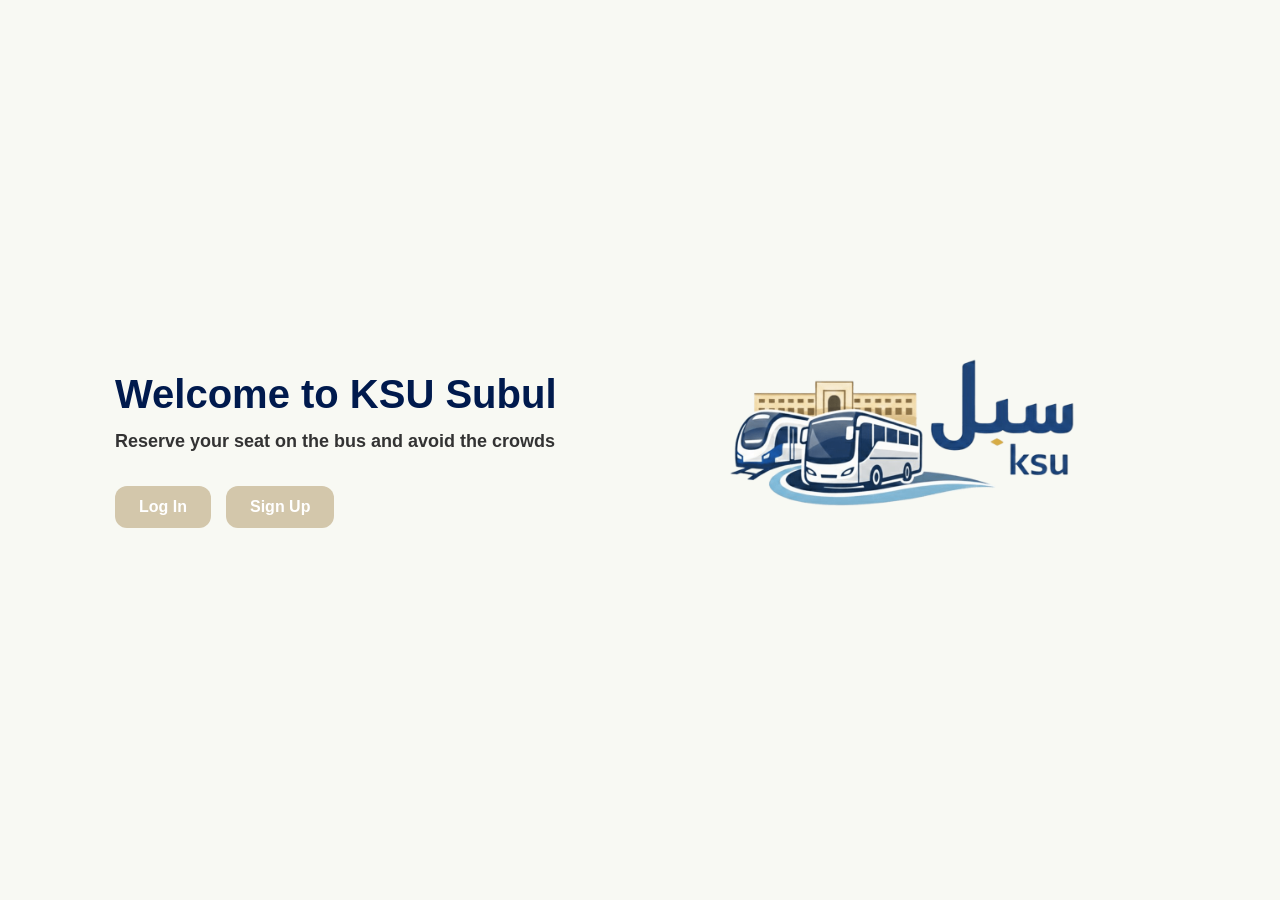
<file: softwereProjectMetroApp/index.html>
<!DOCTYPE html>
<html lang="en" dir="ltr">
<head>
    <meta charset="UTF-8">
    <meta name="viewport" content="width=device-width, initial-scale=1.0">
    <title>Welcome - KSU Subul</title>
    <link rel="stylesheet" href="style.css">
</head>
<body class="splash-body">

    <div class="splash-container">
        
        <div class="text-area">
            <h1>Welcome to KSU Subul</h1>
            <p>Reserve your seat on the bus and avoid the crowds</p>
            
            <div class="button-group">
                <a href="login.html" class="btn btn-secondary">Log In</a>
                <a href="register.html" class="btn btn-secondary">Sign Up</a>
            </div>
        </div>

        <div class="logo-area">
            <img src="logo.png" alt="KSU Subul Logo" class="splash-logo">
        </div>

    </div>

</body>
</html>
</file>
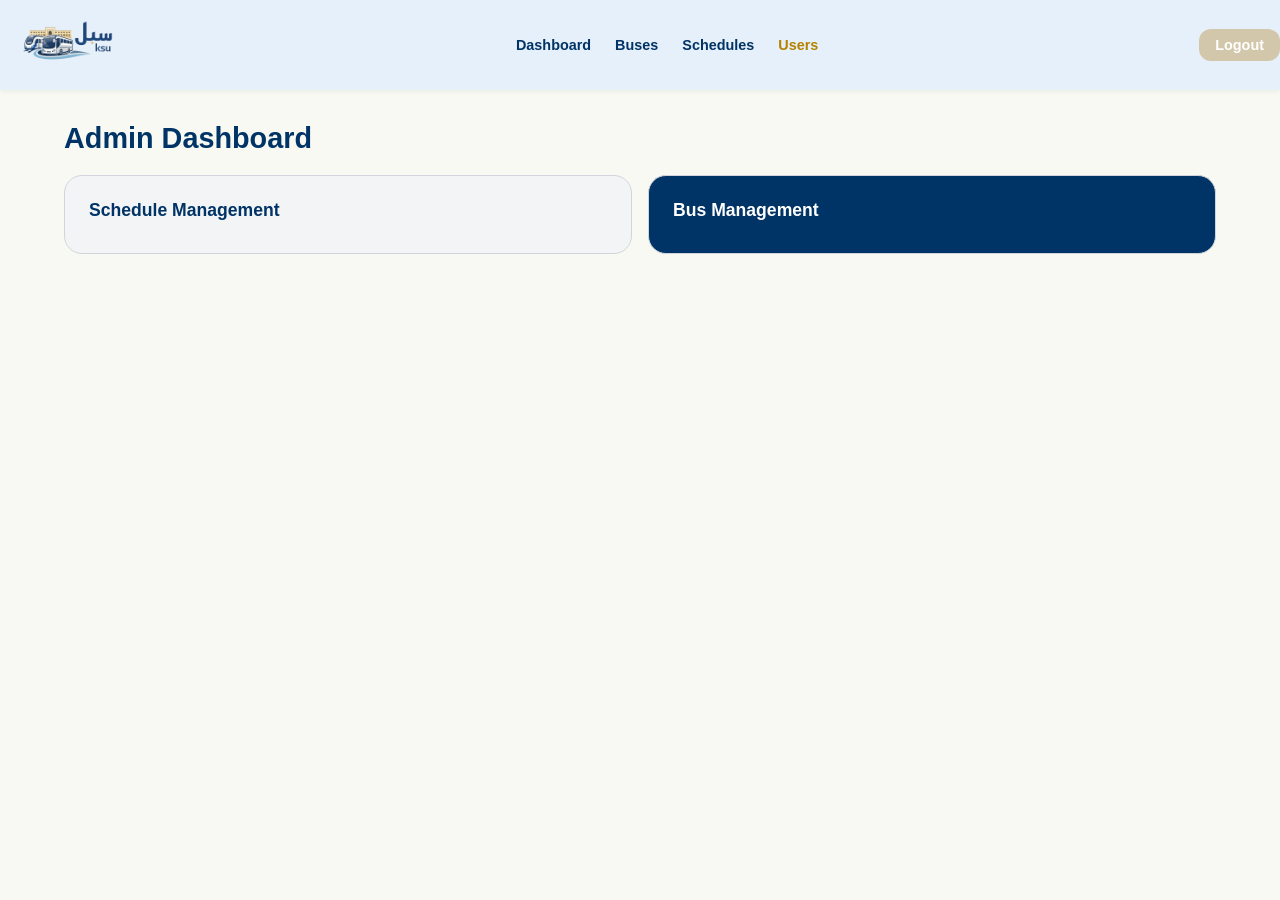
<file: softwereProjectMetroApp/admin.html>
<!DOCTYPE html>
<html lang="en" dir="ltr">
<head>
  <meta charset="UTF-8">
  <meta name="viewport" content="width=device-width, initial-scale=1.0">
  <title>KSU Subul - Admin Dashboard</title>
  <link rel="stylesheet" href="style.css">
  
</head>
<body>

  <header class="navbar">
    <div class="nav-logo-container">
      <a href="admin.html">
        <img src="nav-logo.png" alt="KSU Subul Logo" class="nav-logo-img">
      </a>
    </div>

   
    <nav class="nav-links">
       <a href="admin.html">Dashboard</a>
        <a href="BusManegment.html">Buses</a>
        <a href="Schedule Management.html">Schedules</a>
        <a href="UserMangemnt.html"  class="active">Users</a>
    </nav>

    <div class="logout-container">
   <button id="logoutBtnProfile" class="btn btn-secondary logout-btn">Logout</button>
    </div>
  </header>

  <main class="ad-page">
    <h1 class="ad-title">Admin Dashboard</h1>

    <section class="ad-cards-grid">
  <a href="Schedule Management.html" class="ad-card-link">
    <div class="ad-card">
      <h3>Schedule Management</h3>
     
    </div>
  </a>

  <a href="BusManagement.html" class="ad-card-link">
    <div class="ad-card ad-card-dark">
      <h3>Bus Management</h3>
   
    </div>
  </a>
</section>

   

     <script src="student-home.js"></script>
</body>
</html>
</file>
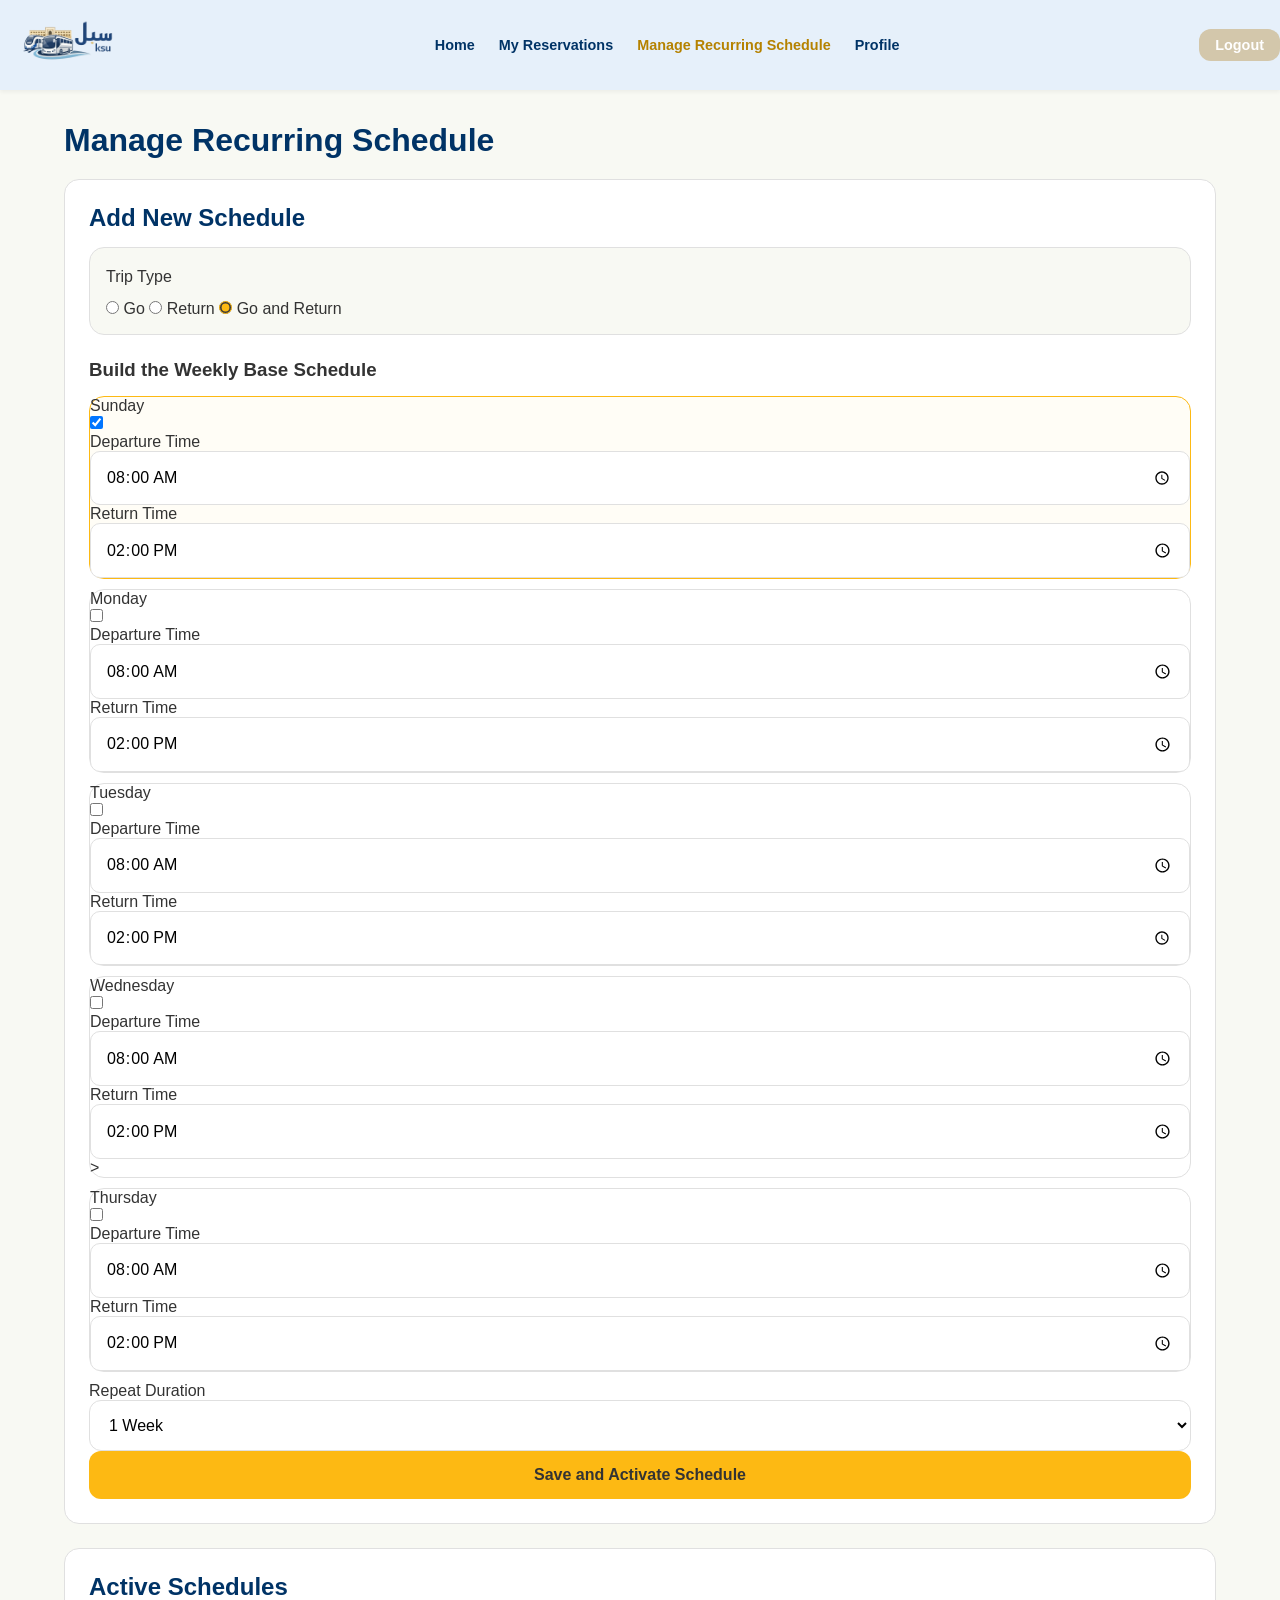
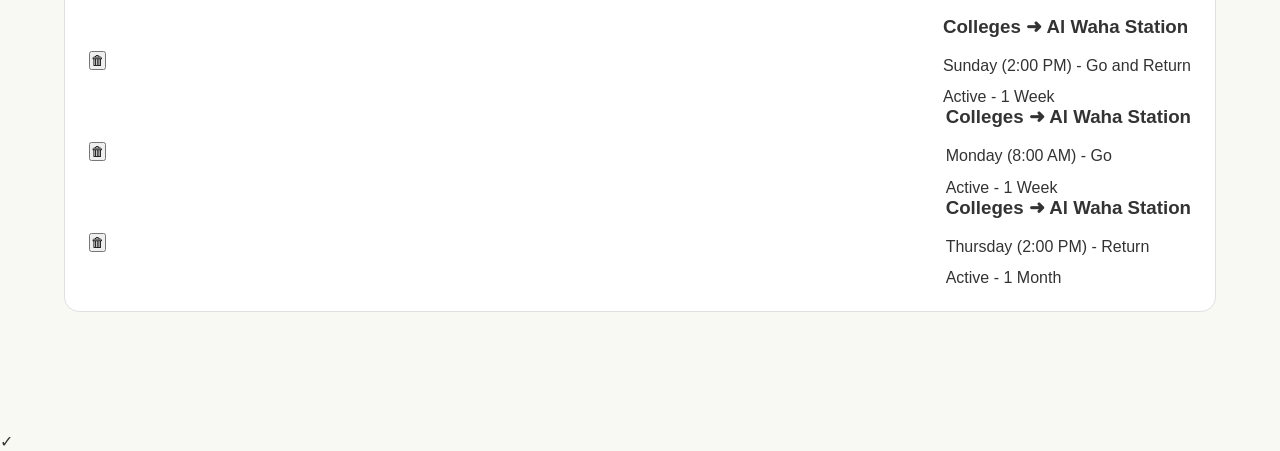
<file: softwereProjectMetroApp/booking.html>
<!DOCTYPE html>
<html lang="en" dir="ltr">
<head>
  <meta charset="UTF-8">
  <meta name="viewport" content="width=device-width, initial-scale=1.0">
  <title>KSU Subul - Manage Recurring Schedule</title>
  <link rel="stylesheet" href="style.css">
</head>
<body>

  <header class="navbar">
    <div class="nav-logo-container">
      <a href="student-home.html">
        <img src="nav-logo.png" alt="KSU Subul Logo" class="nav-logo-img">
      </a>
    </div>

    <nav class="nav-links">
      <a href="student-home.html">Home</a>
      <a href="my_reservations.html">My Reservations</a>
      <a href="booking.html" class="active">Manage Recurring Schedule</a>
      <a href="profile.html">Profile</a>
    </nav>

    <div class="logout-container">
 <button id="logoutBtnProfile" class="btn btn-secondary logout-btn">Logout</button>
    </div>
    
  </header>

  <main class="bk-page">
    <h1 class="bk-title">Manage Recurring Schedule</h1>

    <section class="bk-panel">
      <div class="bk-panel-head">
        <h2>Add New Schedule</h2>
      </div>

      <div class="bk-trip-box">
        <p class="bk-trip-label">Trip Type</p>

        <label class="bk-radio">
          <input type="radio" name="tripType" value="Go">
          <span>Go</span>
        </label>

        <label class="bk-radio">
          <input type="radio" name="tripType" value="Return">
          <span>Return</span>
        </label>

        <label class="bk-radio">
          <input type="radio" name="tripType" value="Go and Return" checked>
          <span>Go and Return</span>
        </label>
      </div>

      <h3 class="bk-subtitle">Build the Weekly Base Schedule</h3>

      <div class="bk-days">

        <div class="bk-day-card bk-active">
          <div class="bk-day-top">
            <div class="bk-day-name">Sunday</div>
            <label class="bk-check-wrap">
              <input type="checkbox" class="bk-day-check" checked>
              <span class="bk-check-box"></span>
            </label>
          </div>

          <div class="bk-day-body">
            <div class="bk-time-grid">
              <div class="bk-time-field">
                <label>Departure Time</label>
                <div class="bk-time-input-wrap">
                  <input type="time" value="08:00" class="bk-go-time">
                
                </div>
              </div>

              <div class="bk-time-field">
                <label>Return Time</label>
                <div class="bk-time-input-wrap">
                  <input type="time" value="14:00" class="bk-return-time">
                 
                </div>
              </div>
            </div>
          </div>
        </div>

        <div class="bk-day-card">
          <div class="bk-day-top">
            <div class="bk-day-name">Monday</div>
            <label class="bk-check-wrap">
              <input type="checkbox" class="bk-day-check">
              <span class="bk-check-box"></span>
            </label>
          </div>

          <div class="bk-day-body">
            <div class="bk-time-grid">
              <div class="bk-time-field">
                <label>Departure Time</label>
                <div class="bk-time-input-wrap">
                  <input type="time" value="08:00" class="bk-go-time">
                
                </div>
              </div>

              <div class="bk-time-field">
                <label>Return Time</label>
                <div class="bk-time-input-wrap">
                  <input type="time" value="14:00" class="bk-return-time">
                
                </div>
              </div>
            </div>
          </div>
        </div>

        <div class="bk-day-card">
          <div class="bk-day-top">
            <div class="bk-day-name">Tuesday</div>
            <label class="bk-check-wrap">
              <input type="checkbox" class="bk-day-check">
              <span class="bk-check-box"></span>
            </label>
          </div>

          <div class="bk-day-body">
            <div class="bk-time-grid">
              <div class="bk-time-field">
                <label>Departure Time</label>
                <div class="bk-time-input-wrap">
                  <input type="time" value="08:00" class="bk-go-time">
               
                </div>
              </div>

              <div class="bk-time-field">
                <label>Return Time</label>
                <div class="bk-time-input-wrap">
                  <input type="time" value="14:00" class="bk-return-time">
                 
                </div>
              </div>
            </div>
          </div>
        </div>

        <div class="bk-day-card">
          <div class="bk-day-top">
            <div class="bk-day-name">Wednesday</div>
            <label class="bk-check-wrap">
              <input type="checkbox" class="bk-day-check">
              <span class="bk-check-box"></span>
            </label>
          </div>

          <div class="bk-day-body">
            <div class="bk-time-grid">
              <div class="bk-time-field">
                <label>Departure Time</label>
                <div class="bk-time-input-wrap">
                  <input type="time" value="08:00" class="bk-go-time">
                 
                </div>
              </div>

              <div class="bk-time-field">
                <label>Return Time</label>
                <div class="bk-time-input-wrap">
                  <input type="time" value="14:00" class="bk-return-time">
                >
                </div>
              </div>
            </div>
          </div>
        </div>

        <div class="bk-day-card">
          <div class="bk-day-top">
            <div class="bk-day-name">Thursday</div>
            <label class="bk-check-wrap">
              <input type="checkbox" class="bk-day-check">
              <span class="bk-check-box"></span>
            </label>
          </div>

          <div class="bk-day-body">
            <div class="bk-time-grid">
              <div class="bk-time-field">
                <label>Departure Time</label>
                <div class="bk-time-input-wrap">
                  <input type="time" value="08:00" class="bk-go-time">
                 
                </div>
              </div>

              <div class="bk-time-field">
                <label>Return Time</label>
                <div class="bk-time-input-wrap">
                  <input type="time" value="14:00" class="bk-return-time">
                 
                </div>
              </div>
            </div>
          </div>
        </div>

      </div>

      <div class="bk-repeat-box">
        <label for="bk-repeat">Repeat Duration</label>
        <select id="bk-repeat">
          <option>1 Week</option>
          <option>1 Month</option>
        </select>
      </div>

      <button class="btn btn-primary bk-save-btn" id="bk-save-btn">Save and Activate Schedule</button>
    </section>

    <section class="bk-active-panel">
      <h2 class="bk-active-title">Active Schedules</h2>

      <div id="bk-active-list">
        <div class="bk-active-card">
          <button class="bk-delete-btn" onclick="bkDeleteSchedule(this)">🗑</button>
          <div class="bk-active-info">
            <h3>Colleges ➜ Al Waha Station</h3>
            <p>Sunday (2:00 PM) - Go and Return</p>
            <span class="bk-status-pill">Active - 1 Week</span>
          </div>
        </div>

        <div class="bk-active-card">
          <button class="bk-delete-btn" onclick="bkDeleteSchedule(this)">🗑</button>
          <div class="bk-active-info">
            <h3>Colleges ➜ Al Waha Station</h3>
            <p>Monday (8:00 AM) - Go</p>
            <span class="bk-status-pill">Active - 1 Week</span>
          </div>
        </div>

        <div class="bk-active-card">
          <button class="bk-delete-btn" onclick="bkDeleteSchedule(this)">🗑</button>
          <div class="bk-active-info">
            <h3>Colleges ➜ Al Waha Station</h3>
            <p>Thursday (2:00 PM) - Return</p>
            <span class="bk-status-pill">Active - 1 Month</span>
          </div>
        </div>
      </div>
    </section>
  </main>

  

  <div class="bk-toast" id="bk-toast">
    <span class="bk-toast-icon">✓</span>
   
  </div>

  <script src="sheet.js"></script>
   <script src="student-home.js"></script>
</body>
</html>
</file>
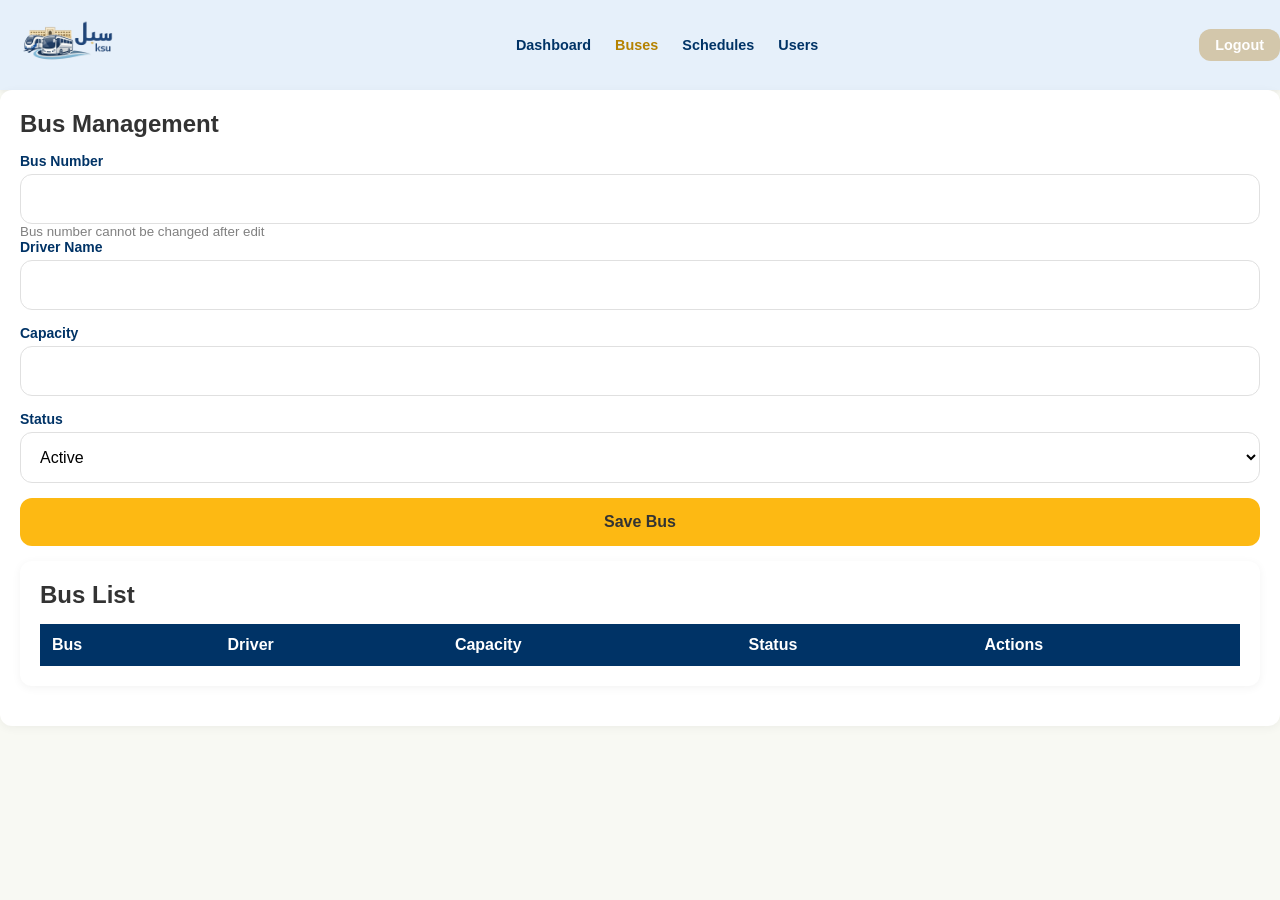
<file: softwereProjectMetroApp/BusManegment.html>
<!DOCTYPE html>
<html>
<head>
<title>Bus Management</title>
<link rel="stylesheet" href="style.css">
<meta name="viewport" content="width=device-width, initial-scale=1.0">
</head>

<body>

<header class="navbar">
    <div class="nav-logo-container">
        <a href="admin-dashboard.html">
            <img src="nav-logo.png" class="nav-logo-img">
        </a>
    </div>

    <nav class="nav-links">
              <a href="admin.html">Dashboard</a>
        <a href="BusManegment.html" class="active">Buses</a>
        <a href="Schedule Management.html">Schedules</a>
        <a href="UserMangemnt.html" >Users</a>
    </nav>

  <div class="logout-container">
        <button class="btn btn-secondary logout-btn">Logout</button>
    </div>
</header>

<div class="admin-container">

<!-- FORM -->
<div class="card">
<h2>Bus Management</h2>

<form id="busForm">

<div class="form-group">
<label>Bus Number</label>
<input type="number" id="busNumber" required>
<small style="color:gray;">Bus number cannot be changed after edit</small
</div>

<div class="form-group">
<label>Driver Name</label>
<input type="text" id="driverName" required>
</div>

<div class="form-group">
<label>Capacity</label>
<input type="number" id="capacity" required>
</div>

<div class="form-group">
<label>Status</label>
<select id="status">
<option value="Active">Active</option>
<option value="Maintenance">Maintenance</option>
<option value="Inactive">Inactive</option>
</select>
</div>

<button class="btn btn-primary">Save Bus</button>

</form>
</div>

<!-- TABLE -->
<div class="card">
<h2>Bus List</h2>

<table class="bus-table">
<thead>
<tr>
<th>Bus</th>
<th>Driver</th>
<th>Capacity</th>
<th>Status</th>
<th>Actions</th>
</tr>
</thead>

<tbody id="busTable"></tbody>
</table>
</div>

</div>

<script>

// ================= DATA =================
let buses = JSON.parse(localStorage.getItem("buses")) || [];
let editId = null;

// ================= SAVE =================
function save(){
    localStorage.setItem("buses", JSON.stringify(buses));
}

// ================= RENDER =================
function renderBuses(){
    const table = document.getElementById("busTable");
    table.innerHTML = "";

    buses.forEach(bus=>{
        table.innerHTML += `
        <tr>
            <td>${bus.number}</td>
            <td>${bus.driver}</td>
            <td>${bus.capacity}</td>
            <td>${bus.status || "Active"}</td>
            <td>
                <button class="btn btn-secondary" onclick="editBus(${bus.id})">Edit</button>
                <button class="btn btn-danger" onclick="toggleStatus(${bus.id})">
                    ${bus.status === "Inactive" ? "Activate" : "Deactivate"}
                </button>
            </td>
        </tr>
        `;
    });
}

// ================= ADD / EDIT =================
document.getElementById("busForm").addEventListener("submit", function(e){
    e.preventDefault();

    const number = document.getElementById("busNumber").value.trim();
    const driver = document.getElementById("driverName").value.trim();
    const capacity = document.getElementById("capacity").value;
    const status = document.getElementById("status").value;

    // numbers only
    if (!/^\d+$/.test(number)) {
        alert("Bus number must be numbers only");
        return;
    }

    // capacity validation
    if (capacity <= 0) {
        alert("Capacity must be greater than 0");
        return;
    }

    // ===== EDIT MODE =====
    if(editId){
        buses = buses.map(b =>
            b.id === editId
            ? { ...b, driver, capacity, status }
            : b
        );
        editId = null;
    }

    // ===== ADD MODE =====
    else{
        // prevent duplicate
        if (buses.some(b => b.number === number)) {
            alert("Bus number already exists!");
            return;
        }

        buses.push({
            id: Date.now(),
            number,
            driver,
            capacity,
            status
        });
		showRSToast("Bus added successfully");
    }

    save();
    renderBuses();
    this.reset();
});

// ================= EDIT =================
function editBus(id){
     const bus = buses.find(b => b.id === id);

    document.getElementById("busNumber").value = bus.number;
    document.getElementById("busNumber").disabled = true; 

    document.getElementById("driverName").value = bus.driver;
    document.getElementById("capacity").value = bus.capacity;
    document.getElementById("status").value = bus.status;

    editId = id;
	
}

// ================= STATUS =================
function toggleStatus(id){
    buses = buses.map(b =>
        b.id === id
        ? { ...b, status: b.status === "Inactive" ? "Active" : "Inactive" }
        : b
    );

    save();
    renderBuses();
	showRSToast("Bus status updated");
}

// ================= INIT =================
renderBuses();

// ================= LOGOUT =================
document.querySelectorAll('.logout-btn').forEach(btn => {
    btn.addEventListener('click', () => {
        alert("Logged out successfully");
        window.location.href = "login.html";
    });
});
function showRSToast(message) {
    const toast = document.getElementById("rs-toast");
    const text = document.getElementById("rs-toast-text");

    text.textContent = message;
    toast.classList.add("show");

    setTimeout(() => {
        toast.classList.remove("show");
    }, 3000);
}
</script>
<div class="rs-toast" id="rs-toast">
  <span class="rs-toast-icon">✓</span>
  <span id="rs-toast-text">Done</span>
</div>
</body>
</html>
</file>
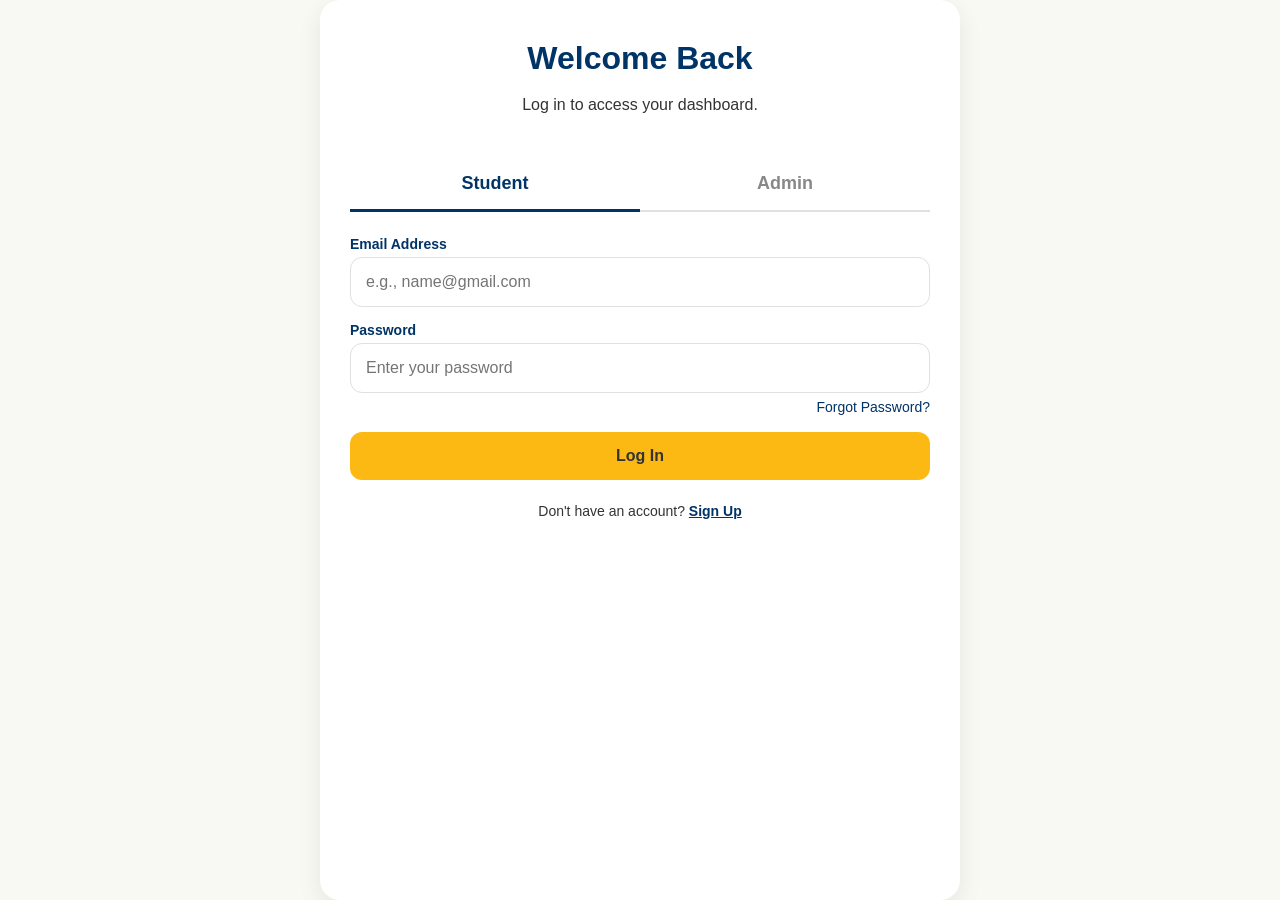
<file: softwereProjectMetroApp/login.html>
<!DOCTYPE html>
<html lang="en" dir="ltr">
<head>
    <meta charset="UTF-8">
    <meta name="viewport" content="width=device-width, initial-scale=1.0">
    <title>Log In - KSU Subul</title>
    <link rel="stylesheet" href="style.css">
    
    <style>
        .tabs-container {
            display: flex;
            margin-bottom: 1.5rem;
            border-bottom: 2px solid var(--border-subtle);
        }
        .tab-btn {
            flex: 1;
            padding: 0.9375rem;
            background: none;
            border: none;
            font-size: 1.125rem;
            font-weight: bold;
            color: #888;
            cursor: pointer;
            border-bottom: 3px solid transparent;
            margin-bottom: -2px; 
            transition: 0.3s;
            font-family: 'Tajawal', sans-serif;
        }
        .tab-btn.active {
            color: var(--primary-blue);
            border-bottom: 3px solid var(--primary-blue);
        }
        .tab-content {
            display: none;
            animation: fadeIn 0.4s ease;
        }
        .tab-content.active {
            display: block;
        }
        @keyframes fadeIn { from { opacity: 0; } to { opacity: 1; } }

    </style>
</head>
<body> 

    <div class="app-container">
        
        <div style="text-align: center; margin-bottom: 1.875rem;">
            <h1 style="color: var(--primary-blue);">Welcome Back</h1>
            <p>Log in to access your dashboard.</p>
        </div>

        <div class="tabs-container">
            <button id="tab-student" class="tab-btn active" onclick="switchTab('student')">Student</button>
            <button id="tab-admin" class="tab-btn" onclick="switchTab('admin')">Admin</button>
        </div>

        <div id="student-section" class="tab-content active">
            <form id="student-login-form">
                <div class="form-group">
                    <label for="student-email">Email Address</label>
                    <input type="email" id="student-email" placeholder="e.g., name@gmail.com" required>
                </div>
                <div class="form-group">
                    <label for="student-password">Password</label>
                    <input type="password" id="student-password" placeholder="Enter your password" required>
                </div>
                
                <div style="text-align: right; margin-bottom: 1rem; margin-top: -10px;">
                    <a href="#" id="forgot-password-link" style="color: var(--primary-blue); font-size: 0.875rem; text-decoration: none;">Forgot Password?</a>
                </div>

                <p id="student-error" class="error-message"></p>
                <button type="submit" class="btn-primary btn">Log In</button>
            </form>
            
            <div style="text-align: center; margin-top: 1.25rem;">
                <p style="font-size: 0.875rem;">Don't have an account? <a href="register.html" style="color: var(--primary-blue); font-weight: bold;">Sign Up</a></p>
            </div>
        </div>

        <div id="admin-section" class="tab-content">
            <form id="admin-login-form">
                <div class="form-group">
                    <label for="admin-email">Admin Email</label>
                    <input type="email" id="admin-email" placeholder="e.g., admin@gmail.com" required>
                </div>
                <div class="form-group">
                    <label for="admin-password">Password</label>
                    <input type="password" id="admin-password" placeholder="Enter admin password" required>
                </div>
                
                <p id="admin-error" class="error-message"></p>
                <button type="submit" id="admin-btn" class="btn-primary btn">Admin Log In</button>
            </form>
        </div>

    </div>

    <div id="forgot-password-modal" class="modal" style="display: none;">
        <div class="modal-content">
            <h3 style="color: var(--primary-blue); margin-bottom: 1rem;">Reset Password</h3>
            <p style="font-size: 0.9rem; color: #555; margin-bottom: 1.5rem;">Enter your email address and we will send you a link to reset your password.</p>
            
            <form id="forgot-password-form">
                <div class="form-group" style="text-align: left;">
                    <input type="email" id="reset-email" placeholder="e.g., name@gmail.com" required style="width: 100%; padding: 0.75rem; border: 1px solid #ccc; border-radius: 4px; box-sizing: border-box;">
                </div>
                <button type="submit" class="btn-primary btn" style="width: 100%; margin-top: 10px;">Send Reset Link</button>
                <button type="button"  id="close-modal-btn" style="margin-top: 1rem; background: none; border: none; color: #888; cursor: pointer; text-decoration: underline; font-size: 0.9rem;">Cancel</button>
            </form>
            
            <p id="reset-message" style="display: none; margin-top: 1rem; font-size: 0.9rem;"></p>
        </div>
    </div>

    <script src="login.js"></script>
</body>
</html>
</file>
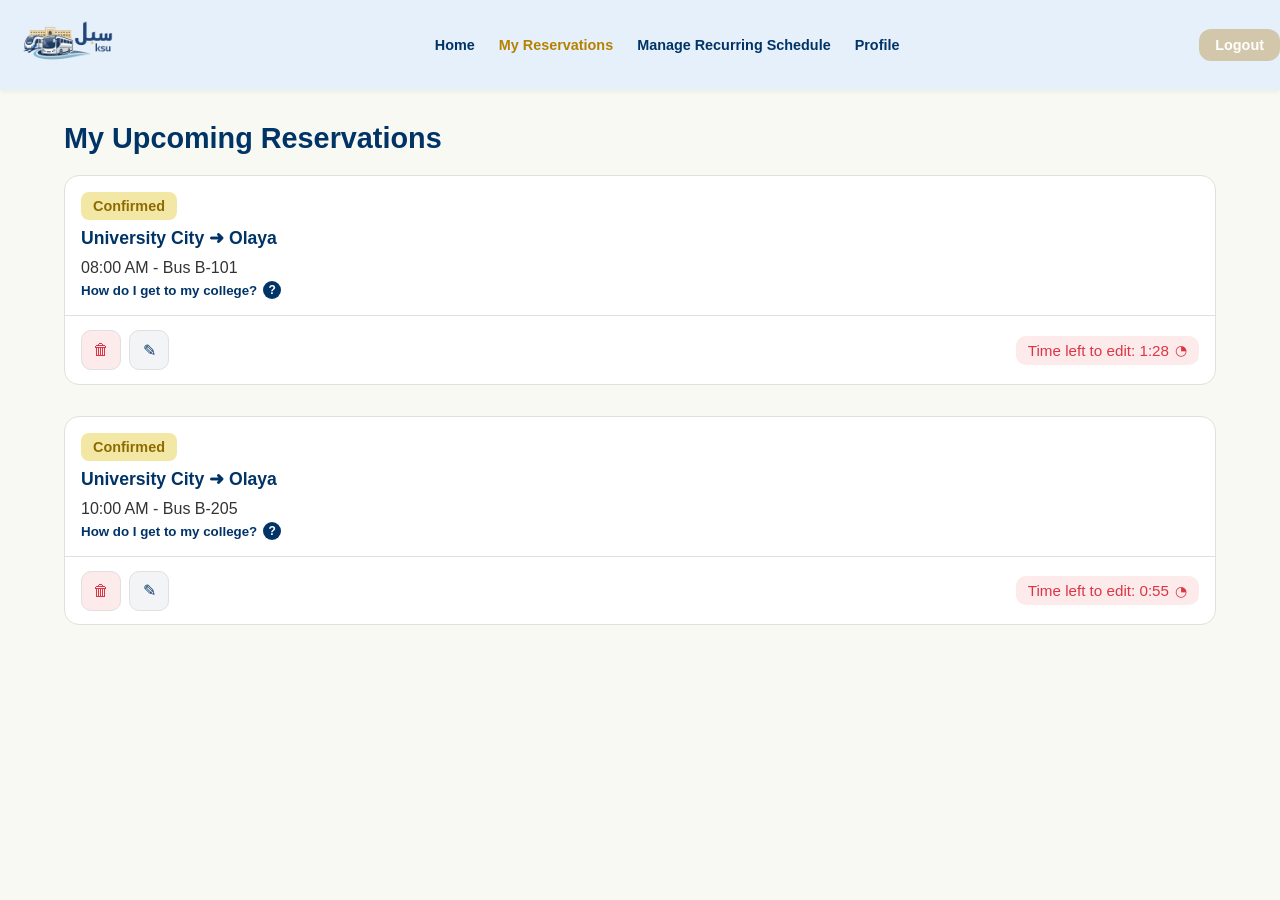
<file: softwereProjectMetroApp/my_reservations.html>
<!DOCTYPE html>
<html lang="en" dir="ltr">
<head>
  <meta charset="UTF-8">
  <meta name="viewport" content="width=device-width, initial-scale=1.0">
  <title>KSU Subul - My Reservations</title>
  <link rel="stylesheet" href="style.css">
</head>
<body>

  <header class="navbar">
    <div class="nav-logo-container">
      <a href="student-home.html">
        <img src="nav-logo.png" alt="KSU Subul Logo" class="nav-logo-img">
      </a>
    </div>

    <nav class="nav-links">
      <a href="student-home.html">Home</a>
      <a href="my_reservations.html" class="active">My Reservations</a>
      <a href="booking.html">Manage Recurring Schedule</a>
      <a href="profile.html">Profile</a>
    </nav>

    <div class="logout-container">
      <button id="logoutBtnProfile" class="btn btn-secondary logout-btn">Logout</button>
    </div>
  </header>

  <main class="rs-page">
    <h1 class="rs-title">My Upcoming Reservations</h1>

    <section class="rs-list-wrap" id="rs-list">

      <div class="rs-card">
  <div class="rs-top-row">
    <span class="rs-badge">Confirmed</span>
  </div>

  <div class="rs-main-row">
    <div class="rs-info">
      <h3>University City ➜ Olaya</h3>
      <p>08:00 AM - Bus B-101</p>

      <div class="rs-help-wrap">
        <button type="button" class="rs-help-btn" onclick="toggleCollegeHelp(this)">
          How do I get to my college? <span class="rs-help-icon">?</span>
        </button>

        <div class="rs-help-box">
          If you are in the humanities colleges, the drop-off point is 509.<br>
          If you are in the science colleges, the drop-off point is 510.
        </div>
      </div>
    </div>
  </div>

  <div class="rs-bottom-row">
    <div class="rs-actions">
      <button type="button" class="rs-btn-icon rs-btn-delete" onclick="openCancelModal(this)">🗑</button>
      <button type="button" class="rs-btn-icon rs-btn-edit" onclick="openEditModal(this)">✎</button>
    </div>

    <div class="rs-edit-time">
      <span class="rs-timer" data-seconds="88">Time left to edit: 1:28</span>
      <span class="rs-mini-clock">◔</span>
    </div>
  </div>
</div>

      <div class="rs-card">
  <div class="rs-top-row">
    <span class="rs-badge">Confirmed</span>
  </div>

  <div class="rs-main-row">
    <div class="rs-info">
      <h3>University City ➜ Olaya</h3>
      <p>10:00 AM - Bus B-205</p>

      <div class="rs-help-wrap">
        <button type="button" class="rs-help-btn" onclick="toggleCollegeHelp(this)">
          How do I get to my college? <span class="rs-help-icon">?</span>
        </button>

        <div class="rs-help-box">
          If you are in the humanities colleges, the drop-off point is 509.<br>
          If you are in the science colleges, the drop-off point is 510.
        </div>
      </div>
    </div>
  </div>

  <div class="rs-bottom-row">
    <div class="rs-actions">
      <button type="button" class="rs-btn-icon rs-btn-delete" onclick="openCancelModal(this)">🗑</button>
      <button type="button" class="rs-btn-icon rs-btn-edit" onclick="openEditModal(this)">✎</button>
    </div>

    <div class="rs-edit-time">
      <span class="rs-timer" data-seconds="55">Time left to edit: 0:55</span>
      <span class="rs-mini-clock">◔</span>
    </div>
  </div>
</div>

    </section>
  </main>

  

  <div class="rs-overlay" id="rs-edit-overlay">
    <div class="rs-modal">
      <div class="rs-modal-head">
        <button type="button" class="rs-close-btn" onclick="closeEditModal()">×</button>
        <h2>Edit Reservation Time</h2>
      </div>

      <div class="rs-modal-body">
        <label class="rs-label" for="rs-time-select">Available Alternative Time:</label>

        <select id="rs-time-select" class="rs-select">
          <option>Next Trip: 02:00 PM</option>
          <option>Evening Trip: 04:00 PM</option>
        </select>

        <button type="button" class="btn btn-primary rs-save-edit-btn" onclick="saveReservationEdit()">Save Changes</button>
      </div>
    </div>
  </div>

  <div class="rs-overlay" id="rs-cancel-overlay">
    <div class="rs-modal rs-modal-small">
      <div class="rs-modal-head">
        <button type="button" class="rs-close-btn" onclick="closeCancelModal()">×</button>
        <h2>Cancel Reservation</h2>
      </div>

      <div class="rs-modal-body">
        <p class="rs-cancel-text">
          Are you sure you want to cancel this reservation? This action cannot be undone.
        </p>

        <div class="rs-cancel-actions">
          <button type="button" class="rs-confirm-cancel-btn" id="rs-confirm-cancel-btn">Yes, Cancel Reservation</button>
          <button type="button" class="rs-back-btn" onclick="closeCancelModal()">Back</button>
        </div>
      </div>
    </div>
  </div>

  <div class="rs-toast" id="rs-toast">
    <span class="rs-toast-icon">✓</span>
    <span id="rs-toast-text">Reservation updated successfully</span>
  </div>

  <script src="sheet.js"></script>
    <script src="student-home.js"></script>
</body>
</html>
</file>
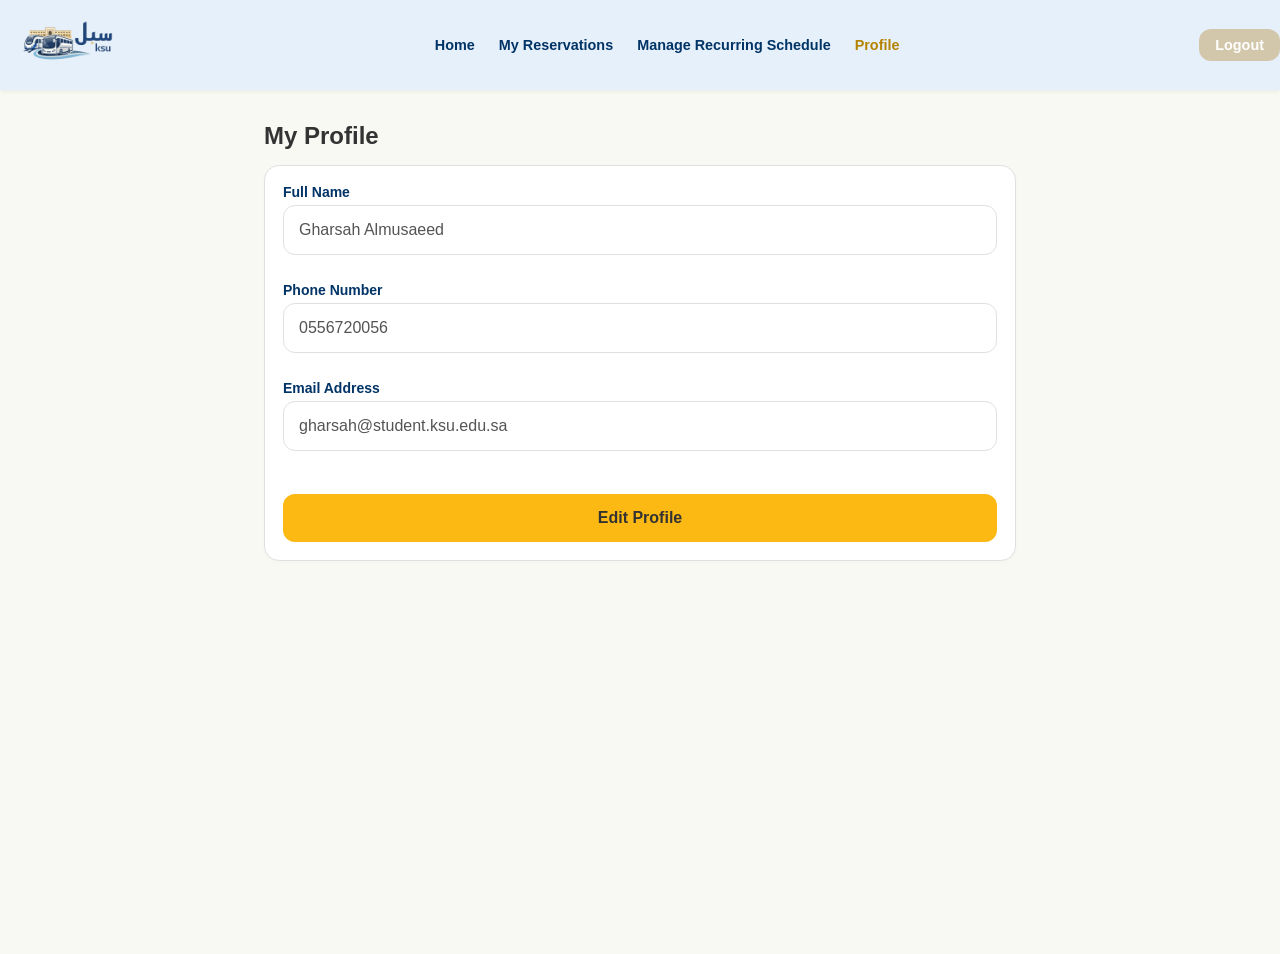
<file: softwereProjectMetroApp/profile.html>
<!DOCTYPE html>
<html lang="en" dir="ltr">
<head>
    <meta charset="UTF-8">
    <meta name="viewport" content="width=device-width, initial-scale=1.0">
    <title>KSU Subul - Profile</title>
    <link rel="stylesheet" href="style.css">
</head>
<body>

    <header class="navbar">
        <div class="nav-logo-container">
            <a href="student-home.html">
                <img src="nav-logo.png" alt="KSU Subul Logo" class="nav-logo-img">
            </a>
        </div>
        
        <nav class="nav-links">
            <a href="student-home.html">Home</a>
            <a href="my_reservations.html">My Reservations</a>
            <a href="manage_recurring.html">Manage Recurring Schedule</a>
            <a href="profile.html" class="active">Profile</a>
        </nav>

        <div class="logout-container">
            <button id="logoutBtnProfile" class="btn btn-secondary logout-btn">Logout</button>
        </div>
    </header>

    <main class="app-container-student">
        <section class="profile-section">
            <h2>My Profile</h2>
            <div class="data-card" id="profileDataContainer">
            </div>
        </section>
    </main>

    <script src="student-home.js"></script>
</body>
</html>
</file>
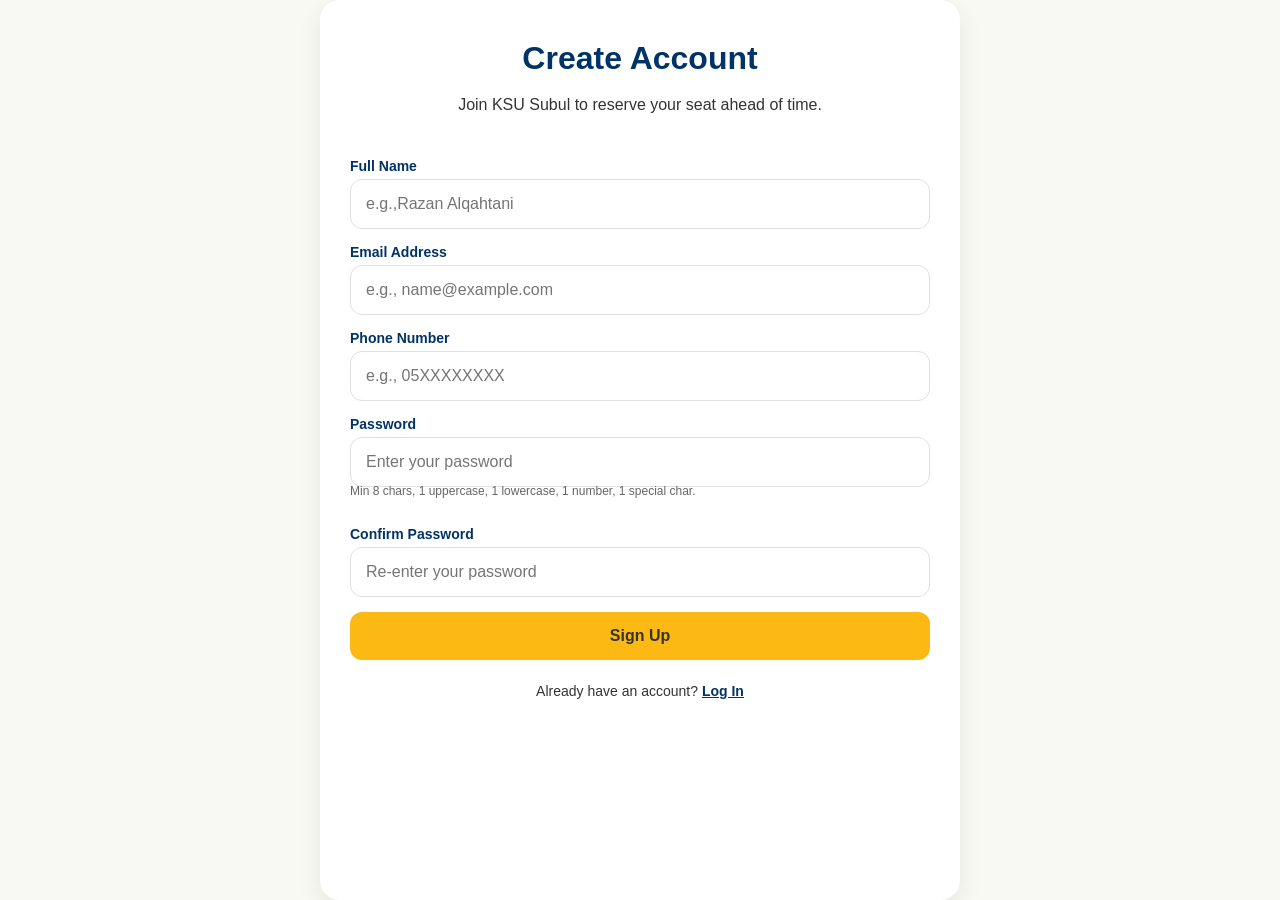
<file: softwereProjectMetroApp/register.html>
<!DOCTYPE html>
<html lang="en" dir="ltr">
<head>
    <meta charset="UTF-8">
    <meta name="viewport" content="width=device-width, initial-scale=1.0">
    <title>Sign Up - KSU Subul</title>
    <link rel="stylesheet" href="style.css">
</head>
<body > 
    
    <div class="app-container">
        
        <div style="text-align: center; margin-bottom: 1.875rem;">
            <h1 style="color: var(--primary-blue);">Create Account</h1>
            <p>Join KSU Subul to reserve your seat ahead of time.</p>
        </div>

        <form id="register-form">
            
            <div class="form-group">
                <label for="full-name">Full Name</label>
                <input type="text" id="full-name" placeholder="e.g.,Razan Alqahtani" required>
            </div>

            <div class="form-group">
                <label for="email">Email Address</label>
                <input type="email" id="email" placeholder="e.g., name@example.com" required>
            </div>

            <div class="form-group">
                <label for="phone">Phone Number</label>
                <input type="tel" id="phone" placeholder="e.g., 05XXXXXXXX" required>
            </div>

            <div class="form-group">
                <label for="password">Password</label>
                <input type="password" id="password" placeholder="Enter your password" required>
                <p style="font-size: 0.75rem; color: #666; margin-top: -0.3125rem;">Min 8 chars, 1 uppercase, 1 lowercase, 1 number, 1 special char.</p>
            </div>

            <div class="form-group">
                <label for="confirm-password">Confirm Password</label>
                <input type="password" id="confirm-password" placeholder="Re-enter your password" required>
            </div>
            
            <p id="register-error" class="error-message"></p>
            <button type="submit" id="register-btn" class="btn-primary btn">Sign Up</button>
        </form>
        
        <div style="text-align: center; margin-top: 1.25rem;">
            <p style="font-size: 0.875rem;">Already have an account? <a href="login.html" style="color: var(--primary-blue); font-weight: bold;">Log In</a></p>
        </div>

    </div>

    <script src="register.js"></script>
</body>
</html>
</file>
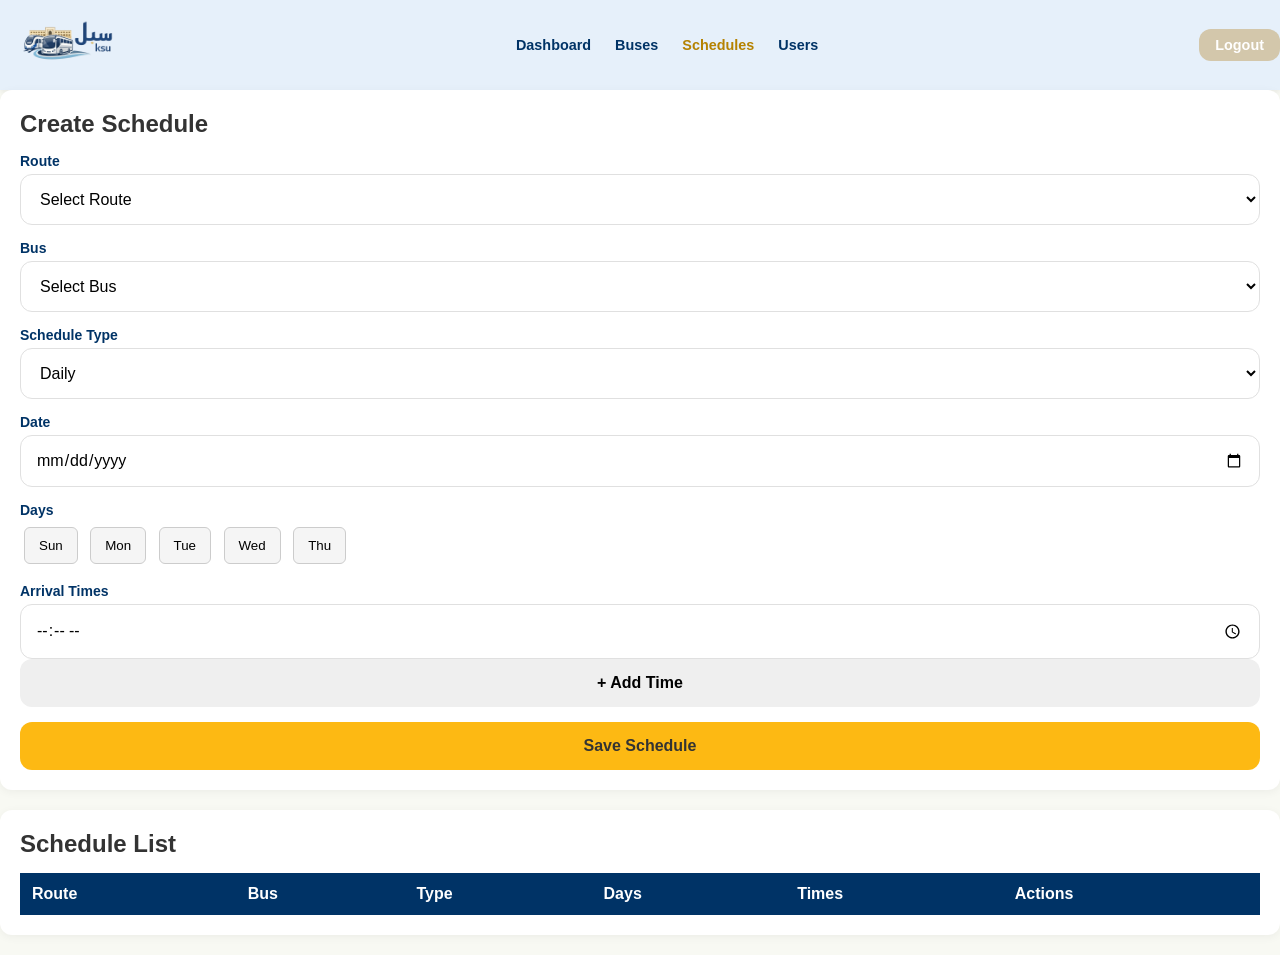
<file: softwereProjectMetroApp/Schedule Management.html>
<!DOCTYPE html>
<html lang="en">
<head>
<meta charset="UTF-8">
<meta name="viewport" content="width=device-width, initial-scale=1.0">
<title>Schedule Management</title>
<link rel="stylesheet" href="style.css">

<style>

/* ===== DAYS STYLE ===== */
.days button {
    padding: 10px 14px;
    margin: 4px;
    border: 1px solid #ccc;
    border-radius: 6px;
    background-color: #f5f5f5;
    cursor: pointer;
    transition: 0.2s;
}

.days button:hover {
    background-color: #e0e0e0;
}

.days button.active {
    background-color: #4a90e2;
    color: white;
    transform: scale(1.1);
    font-weight: bold;
}

.days.disabled button {
    opacity: 0.5;
    cursor: not-allowed;
}

/* ===== DELETE BUTTON ===== */
.btn-danger {
    background-color: #e74c3c;
    color: white;
    border: none;
    padding: 6px 10px;
    border-radius: 5px;
    cursor: pointer;
}

.btn-danger:hover {
    background-color: #c0392b;
}

</style>
</head>

<body>

<header class="navbar">
    <div class="nav-logo-container">
        <a href="admin-dashboard.html">
            <img src="nav-logo.png" class="nav-logo-img">
        </a>
    </div>
    
    <nav class="nav-links">
        <a href="admin.html">Dashboard</a>
        <a href="BusManegment.html">Buses</a>
        <a href="Schedule Management.html" class="active">Schedules</a>
        <a href="UserMangemnt.html">Users</a>
    </nav>

    <div class="logout-container">
        <button class="btn btn-secondary logout-btn">Logout</button>
    </div>
</header>

<div class="admin-container">

<div class="card">
<h2>Create Schedule</h2>

<form id="scheduleForm">

<div class="form-group">
<label>Route</label>
<select id="route" required>
<option value="">Select Route</option>
<option>Al Waha Metro Station→ Colleges</option>
<option>Colleges → Al Waha Metro Station</option>
</select>
</div>

<div class="form-group">
<label>Bus</label>
<select id="busSelect" required></select>
</div>

<div class="form-group">
<label>Schedule Type</label>
<select id="type">
<option>Daily</option>
<option>Weekly</option>
<option>Monthly</option>
</select>
</div>

<div class="form-group">
<label>Date</label>
<input type="date" id="date" required>
</div>

<div class="form-group">
<label>Days</label>
<div class="days">
<button type="button" onclick="toggleDay(this)">Sun</button>
<button type="button" onclick="toggleDay(this)">Mon</button>
<button type="button" onclick="toggleDay(this)">Tue</button>
<button type="button" onclick="toggleDay(this)">Wed</button>
<button type="button" onclick="toggleDay(this)">Thu</button>
</div>
</div>

<div class="form-group">
<label>Arrival Times</label>

<div id="timesContainer">
<input type="time" class="timeInput" required>
</div>

<button type="button" class="btn add-time" onclick="addTime()">+ Add Time</button>
</div>

<button class="btn btn-primary">Save Schedule</button>

</form>
</div>

<div class="card">
<h2>Schedule List</h2>

<table>
<thead>
<tr>
<th>Route</th>
<th>Bus</th>
<th>Type</th>
<th>Days</th>
<th>Times</th>
<th>Actions</th>
</tr>
</thead>

<tbody id="scheduleTable"></tbody>
</table>

</div>

</div>

<script>

// ===== DATA =====
let buses = JSON.parse(localStorage.getItem("buses")) || [];
let schedules = JSON.parse(localStorage.getItem("schedules")) || [];

function save(){
localStorage.setItem("schedules", JSON.stringify(schedules));
}

// ===== ELEMENTS =====
const scheduleForm = document.getElementById("scheduleForm");
const timesContainer = document.getElementById("timesContainer");
const route = document.getElementById("route");
const busSelect = document.getElementById("busSelect");
const type = document.getElementById("type");
const date = document.getElementById("date");
const scheduleTable = document.getElementById("scheduleTable");
const daysContainer = document.querySelector(".days");

// ===== LOAD BUSES =====
function loadBuses(){
busSelect.innerHTML = "<option value=''>Select Bus</option>";

buses.filter(b=>b.status==="Active").forEach(bus=>{
busSelect.innerHTML += `
<option value="${bus.number}">
${bus.number} (${bus.capacity} seats)
</option>`;
});
}

// ===== ADD TIME =====
function addTime(){
const div = document.createElement("div");
div.innerHTML = `<input type="time" class="timeInput">`;
timesContainer.appendChild(div);
}

// ===== DAYS =====
let selectedDays = [];

function toggleDay(btn){

if(type.value === "Daily") return;

btn.classList.toggle("active");

const day = btn.innerText.trim();

if(selectedDays.includes(day)){
selectedDays = selectedDays.filter(d=>d!==day);
}else{
selectedDays.push(day);
}
}

// ===== TYPE CHANGE =====
type.addEventListener("change", () => {

if(type.value === "Daily"){
daysContainer.classList.add("disabled");
selectedDays = [];
document.querySelectorAll(".days button").forEach(btn=>btn.classList.remove("active"));
}else{
daysContainer.classList.remove("disabled");
}

});

// ===== ADD SCHEDULE =====
scheduleForm.addEventListener("submit", e=>{
e.preventDefault();

const times = [...document.querySelectorAll(".timeInput")]
.map(t=>t.value)
.filter(v=>v);

// required days
if(type.value !== "Daily" && selectedDays.length === 0){
alert("Please select at least one day");
return;
}

schedules.push({
id: Date.now(),
route: route.value,
bus: busSelect.value,
type: type.value,
date: date.value,
days: [...selectedDays],
times: times

});

save();
render();

// reset
scheduleForm.reset();
timesContainer.innerHTML = `<input type="time" class="timeInput">`;
selectedDays = [];
document.querySelectorAll(".days button").forEach(btn=>btn.classList.remove("active"));
daysContainer.classList.remove("disabled");
showRSToast("Schedule created successfully");
});

// ===== RENDER =====
function render(){
scheduleTable.innerHTML="";

schedules.forEach(s=>{
scheduleTable.innerHTML += `
<tr>
<td>${s.route}</td>
<td>${s.bus}</td>
<td>${s.type}</td>
<td>${s.days.join(", ") || "-"}</td>
<td>${s.times.join(", ")}</td>
<td>
<button class="btn-danger" onclick="deleteSchedule(${s.id})">Delete</button>
</td>
</tr>`;
});
}

// ===== DELETE =====
function deleteSchedule(id){

const confirmDelete = confirm("Are you sure you want to delete?");

if(confirmDelete){
schedules = schedules.filter(s=>s.id!==id);
save();
render();
showRSToast("Schedule deleted successfully");
}

}

// ===== LOGOUT =====
document.querySelectorAll('.logout-btn').forEach(btn=>{
btn.addEventListener('click', ()=>{
alert("Logged out successfully");
window.location.href="login.html";
});
});

// INIT
loadBuses();
render();
function showRSToast(message) {
    const toast = document.getElementById("rs-toast");
    const text = document.getElementById("rs-toast-text");

    text.textContent = message;
    toast.classList.add("show");

    setTimeout(() => {
        toast.classList.remove("show");
    }, 3000);
}
</script>
<div class="rs-toast" id="rs-toast">
  <span class="rs-toast-icon">✓</span>
  <span id="rs-toast-text">Done</span>
</div>
</body>
</html>
</file>
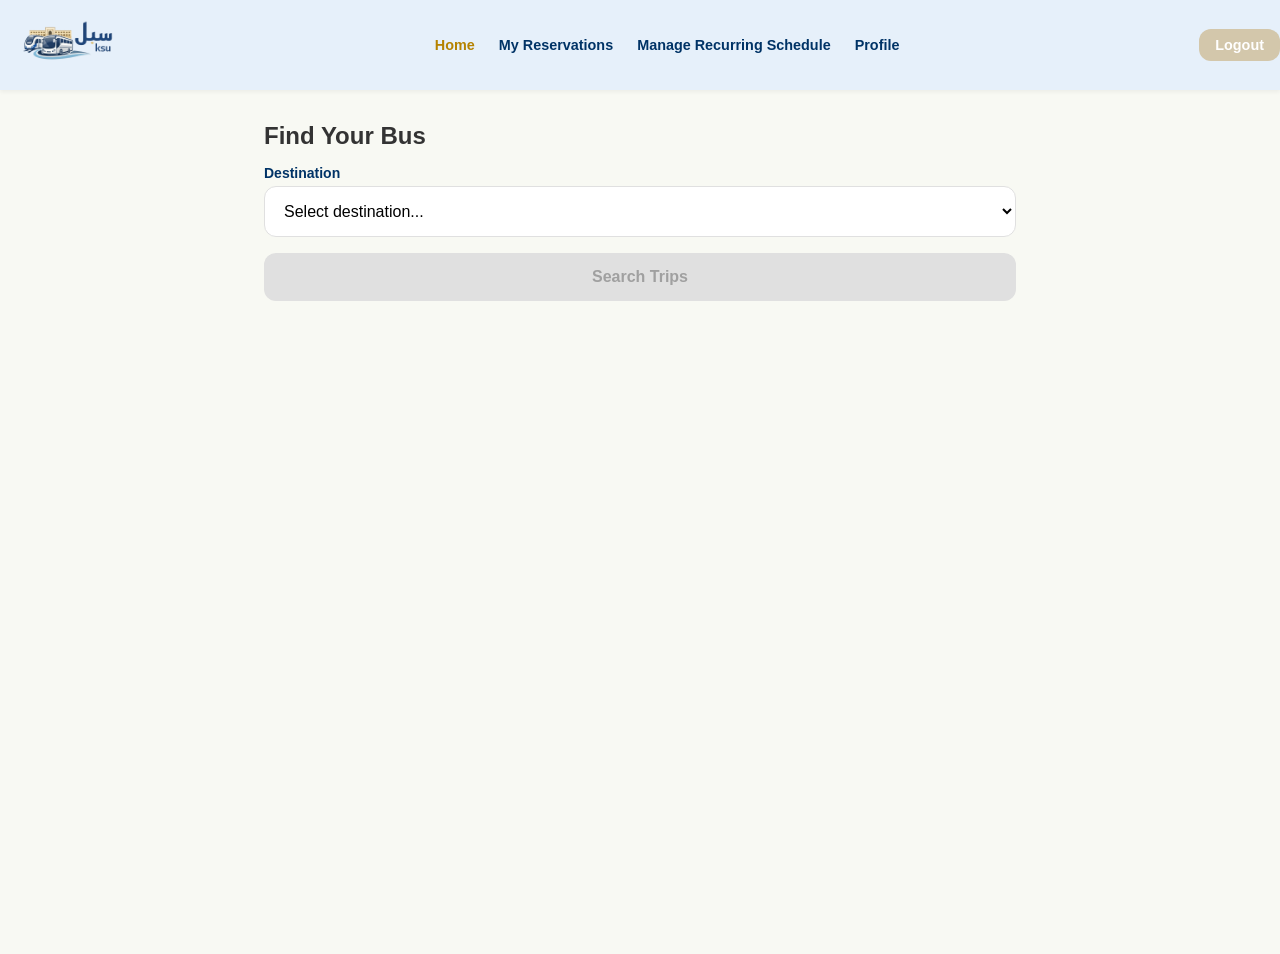
<file: softwereProjectMetroApp/student-home.html>
<!DOCTYPE html>
<html lang="en" dir="ltr">
<head>
    <meta charset="UTF-8">
    <meta name="viewport" content="width=device-width, initial-scale=1.0">
    <title>KSU Subul - Home & Search</title>
    <link rel="stylesheet" href="style.css">
</head>
<body>

    <header class="navbar">
        <div class="nav-logo-container">
            <a href="student-home.html">
                <img src="nav-logo.png" alt="KSU Subul Logo" class="nav-logo-img">
            </a>
        </div>
        
        <nav class="nav-links">
            <a href="student-home.html" class="active">Home</a>
            <a href="my_reservations.html">My Reservations</a>
            <a href="manage_recurring.html">Manage Recurring Schedule</a>
            <a href="profile.html">Profile</a>
        </nav>

        <div class="logout-container">
            <button id="logoutBtn" class="btn btn-secondary logout-btn">Logout</button>
        </div>
    </header>

    <main class="app-container-student">
        
        <section class="search-section">
            <h2>Find Your Bus</h2>
            <div class="form-group search-box-container">
                <label for="destinationSelect">Destination</label>
                <select id="destinationSelect" required>
                    <option value="" disabled selected>Select destination...</option>
                    <option value="Colleges/Buildings">Colleges/Buildings</option>
                    <option value="King Salman Oasis Station">King Salman Oasis Station</option>
                </select>
                
                <button id="searchBtn" class="btn btn-primary mt-3 disabled" disabled>Search Trips</button>
            </div>
        </section>

        <section id="resultsSection" class="results-section hidden">
            <h3>Available Trips</h3>
            <div id="busList" class="bus-list-container">
            </div>
        </section>

    </main>

    <div id="reservationModal" class="modal"style="display: none;">
        <div class="modal-content">
            <h3 style="color: var(--primary-blue); margin-bottom: 15px;">Confirm Reservation</h3>
            
            <div id="tripDetails" class="trip-details-box">
            </div>
            
            <p class="edit-note" style="color: var(--error-red); font-size: 0.875rem; font-weight: bold; margin: 15px 0;">
                You can edit this reservation within the next 2 minutes. in the "My Reservations" page
            </p>
            
            <div class="tooltip-container">
                <span class="help-text">How do I get to my college? <span class="help-icon">?</span></span>
                <div class="tooltip-box">
                    If you are in the humanities colleges, the stop is 509.<br>
                    If you are in the science colleges, the stop is 510.
                </div>
            </div>

            <div class="modal-actions" style="display: flex; gap: 10px; margin-top: 20px;">
                <button id="confirmBtn" class="btn btn-primary">Confirm</button>
                <button id="cancelBtn" class="btn btn-secondary">Cancel</button>
            </div>
        </div>
    </div>

    <script src="student-home.js"></script>
</body>
</html>
</file>
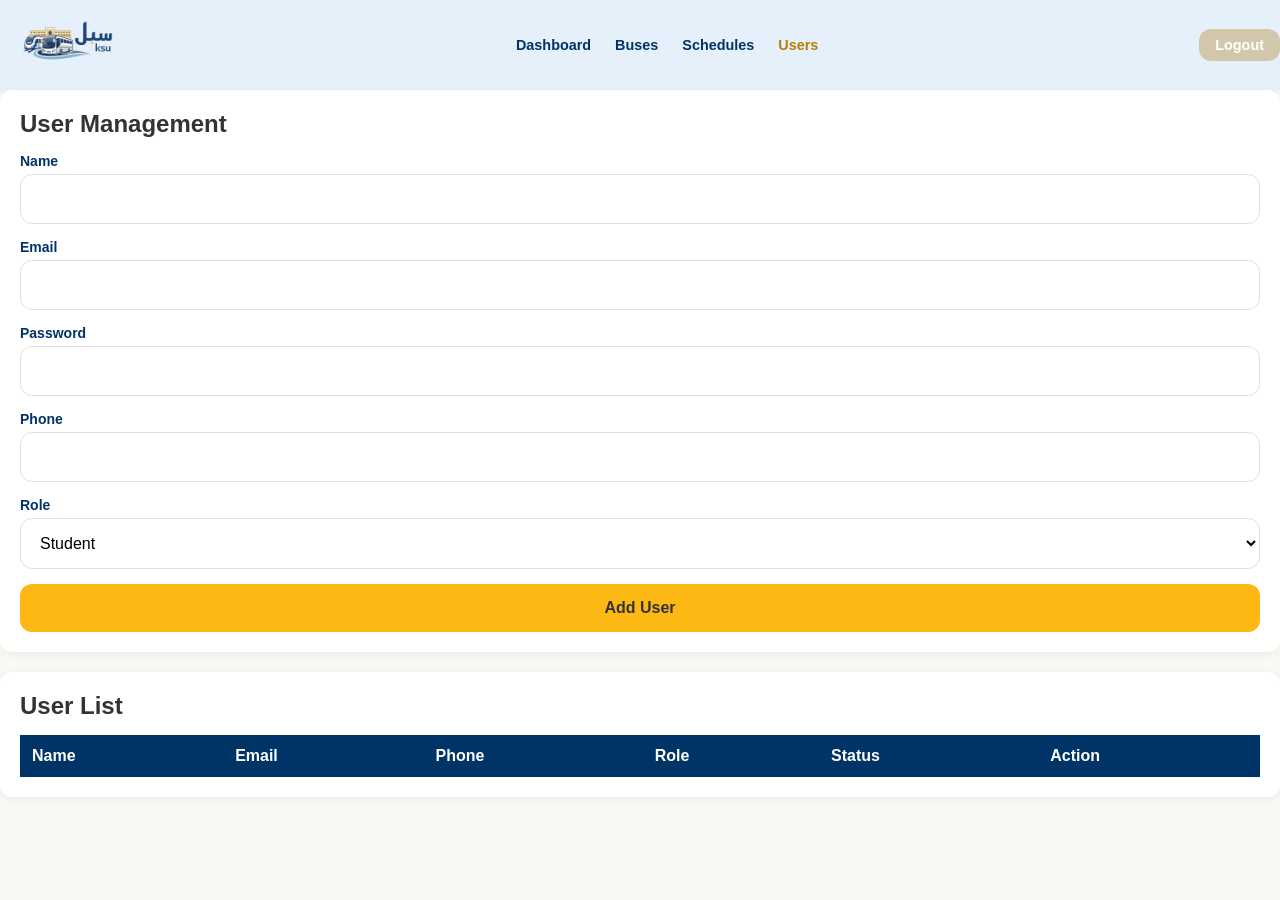
<file: softwereProjectMetroApp/UserMangemnt.html>
<!DOCTYPE html>
<html>
<head>
<title>User Management</title>
<link rel="stylesheet" href="style.css">
<meta name="viewport" content="width=device-width, initial-scale=1.0">
</head>

<body>

<!-- NAVBAR -->
<header class="navbar">
    <div class="nav-logo-container">
        <a href="admin-dashboard.html">
            <img src="nav-logo.png" class="nav-logo-img">
        </a>
    </div>
    
    <nav class="nav-links">
       <a href="admin.html">Dashboard</a>
        <a href="BusManegment.html">Buses</a>
        <a href="Schedule Management.html">Schedules</a>
        <a href="UserMangemnt.html"  class="active">Users</a>
    </nav>

   
    <div class="logout-container">
        <button class="btn btn-secondary logout-btn">Logout</button>
    </div>
</header>

<!-- CONTAINER -->
<div class="admin-container">

<!-- FORM -->
<div class="card">
<h2>User Management</h2>

<form id="userForm">

<div class="form-group">
<label>Name</label>
<input type="text" id="name" required>
</div>

<div class="form-group">
<label>Email</label>
<input type="email" id="email" required>
</div>

<div class="form-group">
<label>Password</label>
<input type="password" id="password" required>
</div>

<div class="form-group">
<label>Phone</label>
<input type="tel" id="phone" required>
</div>

<div class="form-group">
<label>Role</label>
<select id="role">
<option>Student</option>
<option>Admin</option>
</select>
</div>

<button class="btn btn-primary">Add User</button>

<p id="errorMsg" style="color:red; display:none;"></p>

</form>
</div>

<!-- TABLE -->
<div class="card">
<h2>User List</h2>

<table>
<thead>
<tr>
<th>Name</th>
<th>Email</th>
<th>Phone</th>
<th>Role</th>
<th>Status</th>
<th>Action</th>
</tr>
</thead>

<tbody id="userTable"></tbody>

</table>
</div>

</div>

<script>

// ================= DATA =================
let users = JSON.parse(localStorage.getItem("users")) || [];

// ================= SAVE =================
function save(){
localStorage.setItem("users", JSON.stringify(users));
}

// ================= ERROR =================
function showError(msg){
const err = document.getElementById("errorMsg");
err.innerText = msg;
err.style.display = "block";
}

// ================= RENDER =================
function render(){
userTable.innerHTML="";

users.forEach(u=>{
userTable.innerHTML += `
<tr>
<td>${u.name}</td>
<td>${u.email}</td>
<td>${u.phone}</td>
<td>${u.role}</td>
<td>${u.status}</td>
<td>
<button class="btn btn-secondary" onclick="toggleUser(${u.id})">
${u.status==="Active"?"Deactivate":"Activate"}
</button>
</td>
</tr>
`;
});
}

// ================= ADD USER =================
userForm.addEventListener("submit", e => {
    e.preventDefault();

    const nameVal = document.getElementById("name").value.trim();
    const emailVal = document.getElementById("email").value.trim();
    const passwordVal = document.getElementById("password").value;
    const phoneInput = document.getElementById("phone");
    const phoneVal = phoneInput ? phoneInput.value.trim() : "";
    const roleVal = document.getElementById("role").value;

    function showError(msg){
        alert(msg);
        return false;
    }

    // Email
    const emailRegex = /^[^\s@]+@[^\s@]+\.[^\s@]+$/;
    if (!emailRegex.test(emailVal)) {
        return showError("Invalid Email Format");
    }

    // Password
    const passwordRegex = /^(?=.*[a-z])(?=.*[A-Z])(?=.*\d)(?=.*[\W_]).{8,}$/;
    if (!passwordRegex.test(passwordVal)) {
        return showError("Weak Password (min 8 chars + uppercase + lowercase + number + special)");
    }

    // Phone
    const phoneRegex = /^0\d{9}$/;
    if (!phoneRegex.test(phoneVal)) {
        return showError("Phone must start with 0 and be 10 digits");
    }

    users.push({
        id: Date.now(),
        name: nameVal,
        email: emailVal,
        password: passwordVal,
        phone: phoneVal,
        role: roleVal,
        status: "Active"
    });

    save();
    render();
    userForm.reset();
	showRSToast("User added successfully");
});


// ================= TOGGLE STATUS =================
function toggleUser(id){
users = users.map(u =>
u.id===id ? {...u, status: u.status==="Active"?"Inactive":"Active"} : u
);

save();
render();
showRSToast("User status updated");
}

// ================= LOGOUT =================
document.querySelectorAll('.logout-btn').forEach(btn => {
    btn.addEventListener('click', () => {
        alert("Logged out successfully");
        window.location.href = "login.html";
    });
});

// INIT
render();

function showRSToast(message) {
    const toast = document.getElementById("rs-toast");
    const text = document.getElementById("rs-toast-text");

    text.textContent = message;
    toast.classList.add("show");

    setTimeout(() => {
        toast.classList.remove("show");
    }, 3000);
}

</script>
<div class="rs-toast" id="rs-toast">
  <span class="rs-toast-icon">✓</span>
  <span id="rs-toast-text">Done</span>
</div>
</body>
</html>
</file>
<file: softwereProjectMetroApp/style.css>
/* ==========================================================
   KSU Subul - Main Stylesheet 
   Architected for Reusability and Clean UI
   ========================================================== */

/* ----------------------------------------------------------
   1. Global Variables (Design System)
   ---------------------------------------------------------- */
:root {
    --primary-blue: #003366;
    --primary-yellow: #FDB913;
    --background-light: #FFFFFF;
    --background-subtle: #F8F9F3;
    --NavigationBar-background: #E6F0FA;
    --text-dark: #333333;
    --text-muted: #666666;
    --border-subtle: #E0E0E0;
    --error-red: #DC3545;
    --success-green: #28A745;
}

* {
    margin: 0;
    padding: 0;
    box-sizing: border-box;
    font-family: 'Tajawal', sans-serif;
}

body {
    background-color: var(--background-subtle);
    color: var(--text-dark);
    overflow-x: hidden;
    width: 100%;
    font-size: 1rem;
}

h1,
h2,
h3 {
    font-weight: 700;
    color: var(--text-dark);
    margin-bottom: 0.9375rem;
}

p {
    font-size: 1rem;
    line-height: 1.6;
    margin-bottom: 0.625rem;
}

/* ----------------------------------------------------------
   2. Mobile Responsiveness (Leader's Global Media Query)
   ---------------------------------------------------------- */
@media screen and (max-width: 50em) {

    /* 800px */
    .splash-container {
        flex-direction: column-reverse;
    }

    .text-area {
        align-items: center;
        text-align: center;
        padding: 1.25rem;
    }

    .logo-area {
        padding: 1.25rem;
    }

    .app-container {
        padding: 0.9375rem;
    }
}

/* ----------------------------------------------------------
   3. Forms & Inputs 
   ---------------------------------------------------------- */
.form-group {
    display: flex;
    flex-direction: column;
    margin-bottom: 0.9375rem;
    text-align: left;
}

.form-group label {
    font-size: 0.875rem;
    font-weight: 700;
    color: var(--primary-blue);
    margin-bottom: 0.3125rem;
}

input[type="text"],
input[type="email"],
input[type="password"],
input[type="tel"],
input[type="date"],
input[type="time"],
input[type="number"],
select {
    width: 100%;
    padding: 0.9375rem;
    border: 1px solid var(--border-subtle);
    border-radius: 0.75rem;
    font-family: inherit;
    font-size: 1rem;
    outline: none;
    background-color: var(--background-light);
}

input[type="text"]:focus,
input[type="email"]:focus,
input[type="password"]:focus,
input[type="tel"]:focus {
    border-color: var(--primary-yellow);
}

/* ----------------------------------------------------------
   4. Buttons 
   ---------------------------------------------------------- */
.btn {
    padding: 0.9375rem 1.5rem;
    border-radius: 0.75rem;
    border: none;
    font-size: 1rem;
    font-weight: bold;
    cursor: pointer;
    transition: background-color 0.3s ease;
    text-align: center;
    text-decoration: none;
}

.btn-primary {
    background-color: var(--primary-yellow);
    color: var(--text-dark);
    width: 100%;
}

.btn-primary:hover {
    background-color: #E5A710;
}

.btn-secondary {
    background-color: #D3C7AB;
    color: #fff;
}

.btn-secondary:hover {
    background-color: #C2B596;
}

/* ----------------------------------------------------------
   5. Data Cards 
   ---------------------------------------------------------- */
.trip-card,
.data-card {
    width: 100%;
    background: var(--background-light);
    border: 1px solid var(--border-subtle);
    border-radius: 0.9375rem;
    padding: 1.125rem;
    margin-bottom: 0.9375rem;
    display: flex;
    flex-direction: column;
    gap: 0.75rem;
    box-shadow: 0 2px 5px rgba(0, 0, 0, 0.02);
}

.trip-card h3 {
    color: var(--primary-blue);
    margin: 0;
}

/* ----------------------------------------------------------
   6. Modals & Popups 
   ---------------------------------------------------------- */
.modal {
    position: fixed;
    top: 0;
    left: 0;
    width: 100%;
    height: 100%;
    background-color: rgba(0, 0, 0, 0.5);
    display: none;
    justify-content: center;
    align-items: center;
    z-index: 1000;
}

.modal-content {
    background-color: var(--background-light);
    width: 90%;
    max-width: 25rem;
    padding: 1.5625rem;
    border-radius: 1.25rem;
    display: flex;
    flex-direction: column;
}

/* ----------------------------------------------------------
   7. System States (Errors & Disabled actions)
   ---------------------------------------------------------- */
.error-message { 
    color: var(--error-red); 
    font-size: 0.875rem; /* 14px */ 
    display: none; /* Hidden by default */
    margin-top: -0.625rem; 
    margin-bottom: 0.9375rem; 
    font-weight: bold;
}
/* Add this class to buttons when a trip is full or action is processing */
.disabled { 
    background-color: #E0E0E0 !important; 
    color: #A0A0A0 !important; 
    pointer-events: none; /* Prevents clicking */
}

/* ==========================================================
   5. Authentication Layout (From Leader)
   ========================================================== */
.app-container {
    width: 100%;
    max-width: 40rem;
    margin: 0 auto;
    min-height: 100vh;
    background-color: var(--background-light);
    box-shadow: 0 0.5rem 1.5rem rgba(0, 0, 0, 0.08);
    border-radius: 1.25rem;
    position: relative;
    padding: 2.5rem 1.875rem;
    display: flex;
    flex-direction: column;
}

/* ==========================================================
   6. Splash Screen Styles (From Leader)
   ========================================================== */
.splash-body {
    background-color: var(--background-subtle);
    margin: 0;
    overflow: hidden;
}

.splash-container {
    display: flex;
    width: 100%;
    height: 100vh;
    justify-content: center;
    align-items: center;
    max-width: 65.625rem;
    margin: 0 auto;
}

.text-area {
    flex: 1;
    display: flex;
    flex-direction: column;
    justify-content: center;
    align-items: flex-start;
   
    text-align: left;
}

.text-area h1 {
    color: #001A4D;
    font-size: 2.5rem;
    margin-bottom: 0.625rem;
}

.text-area p {
    font-size: 1.125rem;
    font-weight: bold;
    margin-bottom: 1.875rem;
    color: var(--text-dark);
}

.button-group {
    display: flex;
    gap: 0.9375rem;
}

.button-group .btn-primary,
.button-group .btn-secondary {
    margin: auto;
    width: auto;
    padding: 0.75em 1.5em;
}

.logo-area {
    flex: 1;
    display: flex;
    justify-content: center;
    align-items: center;
    padding: 0.1rem;
}

.splash-logo {
    width: 43.75rem;
    max-width: 100%; 
}
@media (max-width: 430px) { 
    .splash-container {
        flex-direction: column-reverse;
        justify-content: center; 
        height: 100vh;
        gap: 0; 
    }

    .logo-area {
        
        display: flex;
        align-items: flex-end; 
        justify-content: center;
       
    }

  
    .button-group {
        flex-direction: column; 
        width: 100%; 
        gap: 1rem;
    }

   
    .button-group .btn-primary, 
    .button-group .btn-secondary {
        width: 100% !important; 
        box-sizing: border-box; 
        text-align: center;
        padding: 1rem; 
    }

    .text-area {
        align-items: center; 
        text-align: center;
        width: 100%;
        padding: 0 2rem; 
    }

    
    .splash-logo {
        width:100% !important; 
       
    }
}

/* ==========================================================
   Gharsah's Updated Styles (Navbar Layout, Light Colors)
   Isolated to prevent conflicts with Leader's pages
   ========================================================== */

.navbar {
    background-color: #E6F0FA;
    /*padding: 1rem 2rem;*/
    display: flex;
    justify-content: space-between;
    align-items: center;
    box-shadow: 0 2px 4px rgba(0, 0, 0, 0.05);
}

/* Isolated Logo Classes */
.nav-logo-container {
    display: flex;
    align-items: center;
}

.nav-logo-img {
    height: 90px;
    width: auto;
    display: block;
}

.nav-links {
    display: flex;
    align-items: center;
    gap: 1.5rem;
}

.nav-links a {
    color: var(--primary-blue);
    text-decoration: none;
    font-weight: 700;
    font-size: 0.9rem;
    transition: color 0.3s ease;
}

.nav-links a:hover,
.nav-links a.active {
    color: #b58200;
}

.logout-container .logout-btn {
    padding: 0.5rem 1rem !important;
    font-size: 0.9rem !important;
}

.app-container-student {
    width: 100%;
    max-width: 800px;
    margin: 2rem auto;
    padding: 0 1.5rem;
    min-height: calc(100vh - 100px);
}

.hidden {
    display: none !important;
}

.mt-3 {
    margin-top: 1rem;
}

.search-input-wrapper {
    position: relative;
    width: 100%;
}

.dropdown-content {
    display: none;
    position: absolute;
    top: 100%;
    left: 0;
    width: 100%;
    background-color: var(--background-light);
    box-shadow: 0px 8px 16px rgba(0, 0, 0, 0.1);
    z-index: 10;
    border-radius: 0.75rem;
    border: 1px solid var(--border-subtle);
    overflow: hidden;
    margin-top: 4px;
}

.search-input-wrapper input:focus+.dropdown-content,
.dropdown-content:hover {
    display: block;
}

.dropdown-title {
    padding: 10px 15px;
    font-size: 0.85rem;
    color: var(--text-muted);
    margin: 0;
    background: var(--background-subtle);
    font-weight: bold;
    border-bottom: 1px solid var(--border-subtle);
}

.recent-item {
    color: var(--text-dark);
    padding: 12px 15px;
    text-decoration: none;
    display: block;
    font-size: 0.95rem;
}

.recent-item:hover {
    background-color: var(--background-subtle);
    color: var(--primary-blue);
}

.bus-list-container {
    display: flex;
    flex-direction: column;
    gap: 15px;
    margin-top: 15px;
}

.bus-card-flex {
    display: flex;
    justify-content: space-between;
    align-items: center;
}

.bus-details p {
    margin-bottom: 5px;
}

.full-badge {
    color: var(--error-red);
    font-weight: bold;
}

.tooltip-container {
    position: relative;
    display: inline-block;
    cursor: pointer;
    margin-top: 10px;
}

.help-text {
    font-size: 0.85rem;
    font-weight: bold;
    color: var(--primary-blue);
}

.help-icon {
    background: var(--primary-blue);
    color: white;
    border-radius: 50%;
    padding: 0 6px;
    font-size: 0.75rem;
    margin-left: 5px;
    display: inline-block;
    text-align: center;
}

.tooltip-box {
    visibility: hidden;
    width: 250px;
    background-color: var(--text-dark);
    color: var(--background-light);
    text-align: left;
    border-radius: 8px;
    padding: 12px;
    position: absolute;
    z-index: 1001;
    bottom: 125%;
    left: 0;
    font-size: 0.85rem;
    opacity: 0;
    transition: opacity 0.3s;
    box-shadow: 0 4px 6px rgba(0, 0, 0, 0.2);
}

.tooltip-container:hover .tooltip-box {
    visibility: visible;
    opacity: 1;
}

/* ==========================================================
   Mobile Responsive Rules for Gharsah's Navbar ONLY
   ========================================================== */
@media screen and (max-width: 50em) {
    .navbar {
        flex-wrap: wrap;
        padding: 1rem;
    }

    .nav-logo-container {
        order: 1;
    }

    .logout-container {
        order: 2;
    }

    .nav-links {
        order: 3;
        position: fixed;
        bottom: 0;
        left: 0;
        width: 100%;
        background-color: #E6F0FA;
        display: flex;
        justify-content: space-around;
        padding: 1rem 0.5rem;
        box-shadow: 0 -2px 10px rgba(0, 0, 0, 0.1);
        z-index: 1000;
        gap: 0;
    }

    .nav-links a {
        font-size: 0.75rem;
        text-align: center;
        flex: 1;
    }

    .app-container-student {
        margin-bottom: 80px;
    }

    .bus-card-flex {
        flex-direction: column;
        align-items: flex-start;
        gap: 15px;
    }

    .bus-card-flex .btn {
        width: 100%;
    }
}




/* ==========================================================
    (Booking, Reservations, Admin)
   ========================================================== */
/* ========== BOOKING ========== */
.bk-page {
    max-width: 1200px;
    margin: 0 auto;
    padding: 2rem 1.5rem 6rem;
}

.bk-title {
    color: var(--primary-blue);
    font-weight: 700;
    margin-bottom: 1.25rem;
}

.bk-panel,
.bk-active-panel {
    background: var(--background-light);
    border: 1px solid var(--border-subtle);
    border-radius: 15px;
    padding: 1.5rem;
    margin-bottom: 1.5rem;
}

.bk-panel-head h2,
.bk-active-title {
    color: var(--primary-blue);
    font-weight: 700;
}

.bk-trip-box {
    background: var(--background-subtle);
    border: 1px solid var(--border-subtle);
    border-radius: 15px;
    padding: 1rem;
    margin-bottom: 1.5rem;
}

.bk-radio input {
    accent-color: var(--primary-yellow);
}

.bk-day-card {
    border: 1px solid var(--border-subtle);
    border-radius: 15px;
    background: #fff;
    margin-bottom: 10px;
}

.bk-day-card.bk-active {
    border-color: var(--primary-yellow);
    background: #fffdf6;
}

.bk-time-input-wrap input {
    border: 1px solid var(--border-subtle);
    border-radius: 10px;
}

.bk-clock {
    position: absolute;
    left: 14px;
    top: 50%;
    transform: translateY(-50%);
    color: var(--primary-blue);
}

.bk-active-card {
    display: flex;
    justify-content: space-between;
    align-items: center;
    position: relative;
    z-index: 1;
}

.bk-delete-btn {
    position: relative;
    z-index: 999;
    pointer-events: auto;
    cursor: pointer;
}

.bk-save-btn {
    position: relative;
    z-index: 20;
    pointer-events: auto;
    cursor: pointer;
}

.bk-panel,
.bk-active-panel,
.bk-day-card,
.bk-page {
    position: relative;
}

.bk-active-panel {
    position: relative;
    z-index: 1;
}

.bk-panel {
    position: relative;
    z-index: 2;
}

/* ========== RESERVATIONS ========== */

.rs-page {
    max-width: 1200px;
    margin: 0 auto;
    padding: 2rem 1.5rem 6rem;
}

.rs-title {
    color: var(--primary-blue);
    font-size: 1.8rem;
    font-weight: 700;
    margin-bottom: 1.25rem;
}

.rs-list-wrap {
    display: flex;
    flex-direction: column;
    gap: 1rem;
}

.rs-card {
    border: 1px solid var(--border-subtle);
    border-radius: 15px;
    background: #fff;
    margin-bottom: 15px;
    overflow: hidden;
}

.rs-top-row {
    padding: 1rem 1rem 0.5rem;
}

.rs-badge {
    display: inline-block;
    background: #f3e7a5;
    color: #8d6b00;
    padding: 6px 12px;
    border-radius: 8px;
    font-weight: bold;
    font-size: 0.9rem;
}

.rs-main-row {
    padding: 0 1rem 1rem;
}

.rs-info h3 {
    color: var(--primary-blue);
    margin: 0 0 0.4rem;
    font-size: 1.1rem;
    font-weight: 700;
}

.rs-info p {
    margin: 0;
    color: var(--text-dark);
}

.rs-bottom-row {
    border-top: 1px solid var(--border-subtle);
    display: flex;
    justify-content: space-between;
    align-items: center;
    gap: 1rem;
    padding: 0.85rem 1rem;
}

.rs-actions {
    display: flex;
    gap: 0.5rem;
}

.rs-btn-icon {
    width: 40px;
    height: 40px;
    border-radius: 10px;
    border: 1px solid var(--border-subtle);
    display: inline-flex;
    align-items: center;
    justify-content: center;
    cursor: pointer;
    font-size: 1rem;
    position: relative;
    z-index: 2;
}

.rs-btn-delete {
    background: #fdeaea;
    color: var(--error-red);
}

.rs-btn-edit {
    background: #f3f4f6;
    color: var(--primary-blue);
}

.rs-edit-time {
    background: #fdeaea;
    color: var(--error-red);
    border-radius: 10px;
    padding: 6px 12px;
    display: inline-flex;
    align-items: center;
    gap: 6px;
    font-size: 0.95rem;
    white-space: nowrap;
}

.rs-mini-clock {
    font-size: 0.85rem;
}

/* ---------- HIDE MODALS BY DEFAULT ---------- */
.rs-overlay {
    display: none;
    position: fixed;
    inset: 0;
    background: rgba(0, 0, 0, 0.35);
    align-items: center;
    justify-content: center;
    z-index: 9999;
}

.rs-overlay.show {
    display: flex;
}

/* ---------- MODAL BOX ---------- */
.rs-modal {
    width: 90%;
    max-width: 430px;
    background: #fff;
    border-radius: 24px;
    box-shadow: 0 20px 50px rgba(0, 0, 0, 0.18);
    overflow: hidden;
    position: relative;
    z-index: 10000;
}

.rs-modal-small {
    max-width: 460px;
}

.rs-modal-head {
    display: flex;
    justify-content: space-between;
    align-items: center;
    padding: 1rem 1.25rem;
    border-bottom: 1px solid var(--border-subtle);
}

.rs-modal-head h2 {
    margin: 0;
    color: var(--text-dark);
    font-size: 1.4rem;
    font-weight: 700;
}

.rs-close-btn {
    width: 42px;
    height: 42px;
    border-radius: 50%;
    border: none;
    background: #f3f4f6;
    color: #9ca3af;
    font-size: 1.5rem;
    cursor: pointer;
}

.rs-modal-body {
    padding: 1.25rem;
}

.rs-label {
    display: block;
    margin-bottom: 0.6rem;
    color: var(--primary-blue);
    font-weight: 700;
}

.rs-select {
    width: 100%;
    height: 48px;
    border: 1px solid var(--border-subtle);
    border-radius: 12px;
    padding: 0 12px;
    margin-bottom: 1rem;
    font-size: 1rem;
    background: #fff;
}

.rs-save-edit-btn {
    width: 100%;
}

.rs-cancel-text {
    color: var(--text-dark);
    line-height: 1.8;
    margin-bottom: 1rem;
}

.rs-cancel-actions {
    display: grid;
    grid-template-columns: 1fr 1fr;
    gap: 0.75rem;
}

.rs-confirm-cancel-btn {
    background: var(--error-red);
    color: #fff;
    border: none;
    border-radius: 12px;
    height: 48px;
    font-weight: 700;
    cursor: pointer;
}

.rs-back-btn {
    background: #f3f4f6;
    color: var(--text-dark);
    border: none;
    border-radius: 12px;
    height: 48px;
    font-weight: 700;
    cursor: pointer;
}

/* ---------- TOAST ---------- */
.rs-toast {
    position: fixed;
    top: -100px;
    left: 50%;
    transform: translateX(-50%);
    background: var(--primary-blue);
    color: #fff;
    padding: 14px 22px;
    border-radius: 999px;
    display: flex;
    align-items: center;
    gap: 10px;
    z-index: 10001;
    transition: 0.35s ease;
    box-shadow: 0 12px 30px rgba(0, 0, 0, 0.15);
}

.rs-toast.show {
    top: 20px;
}

.rs-toast-icon {
    color: var(--primary-yellow);
    border: 2px solid var(--primary-yellow);
    width: 22px;
    height: 22px;
    border-radius: 50%;
    display: inline-flex;
    align-items: center;
    justify-content: center;
    font-size: 13px;
    font-weight: 700;
}

/* HELP BUTTON */
.rs-help-wrap {
    position: relative;
    display: inline-block;
}

.rs-help-btn {
    background: none;
    border: none;
    color: #003366;
    font-weight: 600;
    cursor: pointer;
    display: flex;
    align-items: center;
    gap: 6px;
}

/* the ? icon */
.rs-help-icon {
    background: #003366;
    color: white;
    width: 18px;
    height: 18px;
    border-radius: 50%;
    font-size: 12px;
    display: flex;
    align-items: center;
    justify-content: center;
}

.rs-card,
.rs-main-row,
.rs-info,
.rs-help-wrap {
    overflow: visible !important;
}

.rs-help-wrap {
    position: relative;
    display: inline-block;
}

.rs-help-box {
    display: none;
    position: absolute;
    top: 36px;
    left: 0;
    width: 300px;
    min-height: auto;
    height: auto;
    max-height: none;
    overflow: visible;
    white-space: normal;
    word-break: normal;
    padding: 14px 16px;
    background: #1f2937;
    color: #fff;
    border-radius: 12px;
    font-size: 14px;
    line-height: 1.7;
    box-shadow: 0 10px 24px rgba(0,0,0,0.18);
    z-index: 9999;
}

.rs-help-wrap.show .rs-help-box {
    display: block;
}

/* SHOW WHEN CLICK */
.rs-help-wrap.show .rs-help-box {
    display: block;
}

/* ---------- MOBILE ---------- */
@media screen and (max-width: 50em) {
    .rs-page {
        padding: 1.25rem 1rem 6rem;
    }

    .rs-bottom-row {
        flex-direction: column-reverse;
        align-items: flex-start;
    }

    .rs-cancel-actions {
        grid-template-columns: 1fr;
    }
}
/* ========== ADMIN ========== */
.ad-page {
    max-width: 1200px;
    margin: 0 auto;
    padding: 2rem 1.5rem 6rem;
}

.ad-title {
    color: var(--primary-blue);
    font-size: 1.8rem;
    font-weight: 700;
    margin-bottom: 1.25rem;
}

.ad-cards-grid {
    display: grid;
    grid-template-columns: 1fr 1fr;
    gap: 1rem;
    margin-bottom: 1.5rem;
}

.ad-card {
    background: #f3f4f6;
    border: 1px solid #d1d5db;
    border-radius: 18px;
    padding: 1.5rem;
}

.ad-card h3 {
    color: var(--primary-blue);
    font-size: 1.1rem;
    font-weight: 700;
    margin-bottom: 0.5rem;
}

.ad-card p {
    color: #4b5563;
    margin: 0;
}

.ad-card-dark {
    background: var(--primary-blue);
    color: #ffffff;
    border-radius: 18px;
    padding: 1.5rem;
    cursor: pointer;
}

.ad-card-dark h3,
.ad-card-dark p {
    color: #ffffff;
}

.ad-list-section {
    background: var(--background-light);
    border: 1px solid var(--border-subtle);
    border-radius: 18px;
    padding: 1.5rem;
    box-shadow: 0 2px 5px rgba(0, 0, 0, 0.02);
    display: none;
}

.ad-list-header {
    display: flex;
    justify-content: space-between;
    align-items: center;
    gap: 1rem;
    margin-bottom: 1rem;
}

.ad-list-header h2 {
    margin: 0;
    color: var(--primary-blue);
    font-size: 1.2rem;
    font-weight: 700;
}

.ad-bus-item {
    display: flex;
    justify-content: space-between;
    align-items: center;
    gap: 1rem;
    background: var(--background-light);
    border: 1px solid var(--border-subtle);
    border-radius: 12px;
    padding: 1rem 1.125rem;
    margin-bottom: 0.875rem;
}

.ad-bus-info h3 {
    margin: 0 0 0.35rem;
    color: var(--primary-blue);
    font-size: 1.05rem;
    font-weight: 700;
}

.ad-bus-info p {
    margin: 0;
    color: var(--text-muted);
    font-size: 0.95rem;
}

.ad-status {
    padding: 0.35rem 0.75rem;
    border-radius: 0.75rem;
    font-size: 0.8rem;
    font-weight: 700;
    white-space: nowrap;
}

.ad-status-active {
    background: #eaf7ed;
    color: var(--success-green);
}

.ad-status-maint {
    background: #fdeaea;
    color: var(--error-red);
}

.ad-toast {
    position: fixed;
    top: -100px;
    left: 50%;
    transform: translateX(-50%);
    background: var(--primary-blue);
    color: #fff;
    padding: 0.875rem 1.5rem;
    border-radius: 999px;
    display: flex;
    align-items: center;
    gap: 0.625rem;
    z-index: 1300;
    transition: 0.35s ease;
}

.ad-toast.show {
    top: 20px;
}

.ad-toast-icon {
    color: var(--primary-yellow);
    border: 2px solid var(--primary-yellow);
    width: 22px;
    height: 22px;
    border-radius: 50%;
    display: inline-flex;
    align-items: center;
    justify-content: center;
    font-size: 13px;
    font-weight: 700;
}

@media screen and (max-width: 50em) {
    .ad-page {
        padding: 1.25rem 1rem 6rem;
    }

    .ad-cards-grid {
        grid-template-columns: 1fr;
    }

    .ad-list-header,
    .ad-bus-item {
        flex-direction: column;
        align-items: flex-start;
    }
}


/* ================= ADMIN FIX ================= */

/* Container */
.container {
    max-width: 1000px;
    margin: auto;
    padding: 20px;
}

/* Card */
.card {
    background: white;
    padding: 20px;
    border-radius: 12px;
    margin-bottom: 20px;
    box-shadow: 0 2px 10px rgba(0,0,0,0.05);
}

/* Table */
table {
    width: 100%;
    border-collapse: collapse;
    margin-top: 15px;
    overflow-x: auto;
}

th {
    background-color: var(--primary-blue);
    color: white;
    padding: 12px;
    text-align: left;
}

td {
    padding: 10px;
    border-bottom: 1px solid var(--border-subtle);
}

/* Status */
.status-active {
    color: green;
    font-weight: bold;
}

.status-inactive {
    color: red;
    font-weight: bold;
}

/* Modal */
.modal {
    position: fixed;
    top: 0;
    left: 0;
    right: 0;
    bottom: 0;
    background: rgba(0,0,0,0.5);
    display: flex;
    justify-content: center;
    align-items: center;
}

.modal-content {
    background: white;
    padding: 20px;
    border-radius: 10px;
    text-align: center;
}
/* FIX LINK UNDERLINE */
.ad-card-link {
    text-decoration: none;
    color: inherit;
    display: block;
}

.ad-card-link:hover,
.ad-card-link:visited,
.ad-card-link:active {
    text-decoration: none;
    color: inherit;
}

.ad-card-link h3,
.ad-card-link p {
    text-decoration: none;
}

/* ================= RESPONSIVE ================= */

@media (max-width: 768px) {

    .container {
        padding: 10px;
    }

    .card {
        padding: 15px;
    }

    table, thead, tbody, th, td, tr {
        display: block;
        width: 100%;
    }

    thead {
        display: none;
    }

    tr {
        margin-bottom: 15px;
        background: #fff;
        border-radius: 10px;
        padding: 10px;
        box-shadow: 0 2px 5px rgba(0,0,0,0.05);
    }

    td {
        display: flex;
        justify-content: space-between;
        padding: 8px;
        border: none;
    }

    td::before {
        font-weight: bold;
        color: var(--primary-blue);
    }
/* للـ Users */
@media (max-width: 768px) {
  #userTable td:nth-child(1)::before { content: "Name"; }
  #userTable td:nth-child(2)::before { content: "Email"; }
  #userTable td:nth-child(3)::before { content: "Phone"; }
  #userTable td:nth-child(4)::before { content: "Role"; }
  #userTable td:nth-child(5)::before { content: "Status"; }
  
}

/* للـ Buses */
@media (max-width: 768px) {
  #busTable td:nth-child(1)::before { content: "Bus Number"; }
  #busTable td:nth-child(2)::before { content: "Driver Name"; }
  #busTable td:nth-child(3)::before { content: "Capacity"; }
  #busTable td:nth-child(4)::before { content: "Status"; }
}
/* للـ Reservations */
@media (max-width: 768px) {
  #scheduleTable td:nth-child(1)::before { content: "Route"; }
 #scheduleTable td:nth-child(2)::before { content: "Bus"; }
  #scheduleTable td:nth-child(3)::before { content: "Type"; }
  #scheduleTable td:nth-child(4)::before { content: "Days"; }
  #scheduleTable td:nth-child(5)::before { content: "ArrivalTimes"; }
</file>
